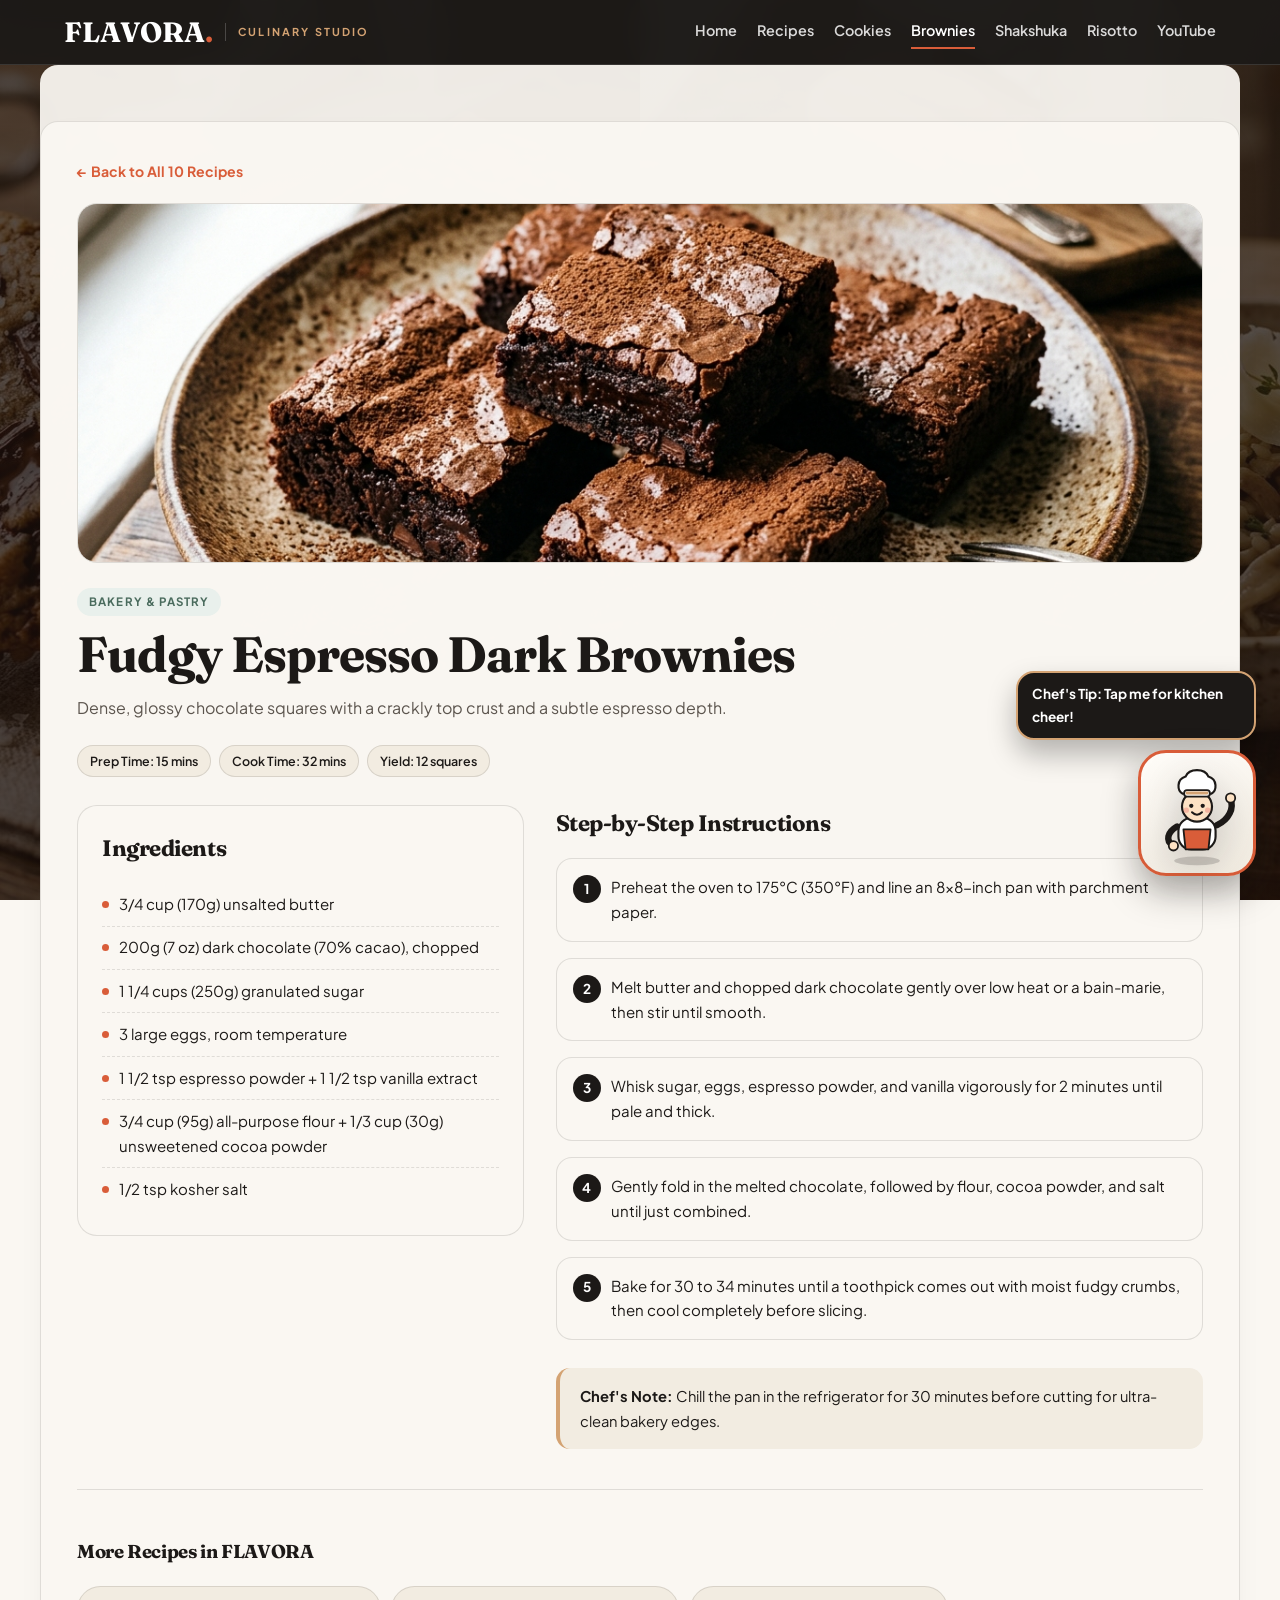
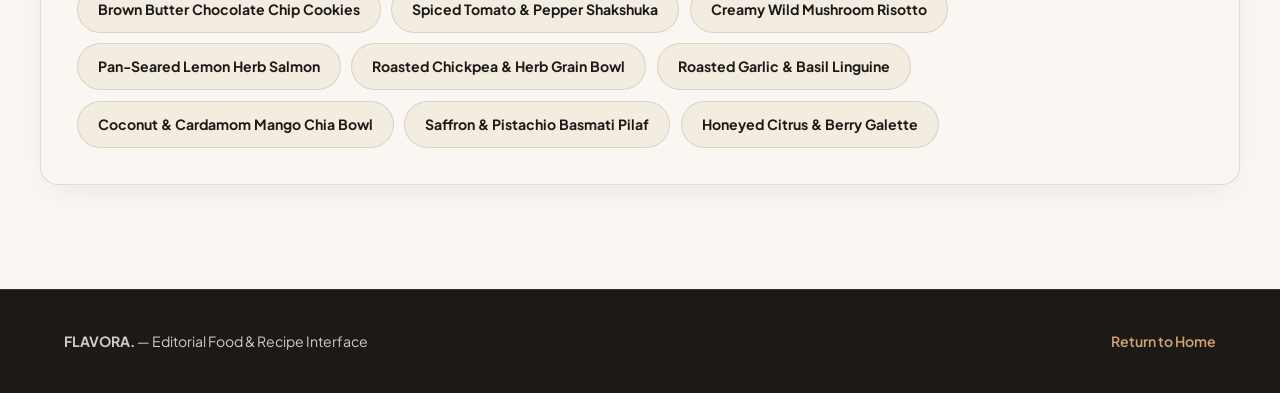
<file: recipes/brownies.html>
<!DOCTYPE html>
<html lang="en">
<head>
  <meta charset="UTF-8">
  <meta name="viewport" content="width=device-width, initial-scale=1.0">
  <title>Fudgy Espresso Dark Brownies — FLAVORA</title>
  <link rel="preconnect" href="https://fonts.googleapis.com">
  <link rel="preconnect" href="https://fonts.gstatic.com" crossorigin>
  <link href="https://fonts.googleapis.com/css2?family=Fraunces:ital,opsz,wght@0,9..144,500;0,9..144,700;1,9..144,400&family=Plus+Jakarta+Sans:wght@400;500;600;700&display=swap" rel="stylesheet">
  <link rel="stylesheet" href="../style.css">
</head>
<body>
  <header class="site-header">
    <div class="header-inner">
      <a href="../index.html" class="brand-wrap">
        <span class="brand-logo">FLAVORA<span>.</span></span>
        <span class="brand-tag">Culinary Studio</span>
      </a>
      <nav class="nav-links" aria-label="Main Navigation">
        <a href="../index.html">Home</a>
        <a href="../index.html#recipes-catalog">Recipes</a>
        <a href="cookies.html">Cookies</a>
        <a href="brownies.html" class="active">Brownies</a>
        <a href="shakshuka.html">Shakshuka</a>
        <a href="risotto.html">Risotto</a>
        <a href="../index.html#kitchen-music">YouTube</a>
      </nav>
    </div>
  </header>

  <main class="section-block container">
    <article class="detail-panel">
      <a href="../index.html#recipes-catalog" class="back-link">← Back to All 10 Recipes</a>
      <img src="../images/brownies.jpg" alt="Fudgy Espresso Dark Brownies" class="detail-banner-img">
      <span class="category-badge">Bakery & Pastry</span>
      <h1 class="detail-title">Fudgy Espresso Dark Brownies</h1>
      <p class="detail-lead">Dense, glossy chocolate squares with a crackly top crust and a subtle espresso depth.</p>

      <div class="meta-pills">
        <span class="meta-pill">Prep Time: 15 mins</span>
        <span class="meta-pill">Cook Time: 32 mins</span>
        <span class="meta-pill">Yield: 12 squares</span>
      </div>

      <div class="detail-grid">
        <aside class="ingredients-box">
          <h2>Ingredients</h2>
          <ul class="ingredients-list">
            <li>3/4 cup (170g) unsalted butter</li>
            <li>200g (7 oz) dark chocolate (70% cacao), chopped</li>
            <li>1 1/4 cups (250g) granulated sugar</li>
            <li>3 large eggs, room temperature</li>
            <li>1 1/2 tsp espresso powder + 1 1/2 tsp vanilla extract</li>
            <li>3/4 cup (95g) all-purpose flour + 1/3 cup (30g) unsweetened cocoa powder</li>
            <li>1/2 tsp kosher salt</li>
          </ul>
        </aside>

        <section class="steps-box">
          <h2>Step-by-Step Instructions</h2>
          <ol class="steps-list">
            <li>Preheat the oven to 175°C (350°F) and line an 8x8-inch pan with parchment paper.</li>
            <li>Melt butter and chopped dark chocolate gently over low heat or a bain-marie, then stir until smooth.</li>
            <li>Whisk sugar, eggs, espresso powder, and vanilla vigorously for 2 minutes until pale and thick.</li>
            <li>Gently fold in the melted chocolate, followed by flour, cocoa powder, and salt until just combined.</li>
            <li>Bake for 30 to 34 minutes until a toothpick comes out with moist fudgy crumbs, then cool completely before slicing.</li>
          </ol>

          <div class="chef-note">
            <strong>Chef's Note:</strong> Chill the pan in the refrigerator for 30 minutes before cutting for ultra-clean bakery edges.
          </div>
        </section>
      </div>

      <div class="related-bar">
        <h3>More Recipes in FLAVORA</h3>
        <div class="related-links">
            <a href="cookies.html" class="btn-secondary">Brown Butter Chocolate Chip Cookies</a>
            <a href="shakshuka.html" class="btn-secondary">Spiced Tomato & Pepper Shakshuka</a>
            <a href="risotto.html" class="btn-secondary">Creamy Wild Mushroom Risotto</a>
            <a href="lemon-herb-salmon.html" class="btn-secondary">Pan-Seared Lemon Herb Salmon</a>
            <a href="mediterranean-bowl.html" class="btn-secondary">Roasted Chickpea & Herb Grain Bowl</a>
            <a href="garlic-butter-pasta.html" class="btn-secondary">Roasted Garlic & Basil Linguine</a>
            <a href="mango-chia-pudding.html" class="btn-secondary">Coconut & Cardamom Mango Chia Bowl</a>
            <a href="saffron-herb-rice.html" class="btn-secondary">Saffron & Pistachio Basmati Pilaf</a>
            <a href="citrus-berry-tart.html" class="btn-secondary">Honeyed Citrus & Berry Galette</a>
        </div>
      </div>
    </article>
  </main>

  <footer class="site-footer">
    <div class="footer-inner">
      <span><strong>FLAVORA.</strong> — Editorial Food &amp; Recipe Interface</span>
      <span><a href="../index.html" style="color: #D4A373; text-decoration: none; font-weight: 600;">Return to Home</a></span>
    </div>
  </footer>

  <div class="chef-widget" aria-live="polite">
    <div id="chef-bubble" class="chef-bubble">Chef's Tip: Tap me for kitchen cheer!</div>
    <button type="button" class="chef-btn" onclick="cheerChef()" aria-label="Animated Chef Character">
      <svg id="chef-svg" class="chef-svg" viewBox="0 0 140 150" fill="none" xmlns="http://www.w3.org/2000/svg">
        <ellipse cx="70" cy="142" rx="32" ry="6" fill="#1C1917" fill-opacity="0.18"/>
        <g class="chef-wave-arm">
          <path d="M98 92 C115 84, 122 68, 117 56" stroke="#1C1917" stroke-width="9" stroke-linecap="round"/>
          <circle cx="117" cy="54" r="6.5" fill="#FDE2C4" stroke="#1C1917" stroke-width="2.5"/>
        </g>
        <path d="M42 94 C28 102, 26 114, 36 120" stroke="#1C1917" stroke-width="9" stroke-linecap="round"/>
        <circle cx="37" cy="121" r="6.5" fill="#FDE2C4" stroke="#1C1917" stroke-width="2.5"/>
        <rect x="44" y="82" width="52" height="44" rx="18" fill="#FFFFFF" stroke="#1C1917" stroke-width="3"/>
        <path d="M51 98 H89 L86 126 H54 L51 98 Z" fill="#D95D39" stroke="#1C1917" stroke-width="2.5" stroke-linejoin="round"/>
        <circle cx="70" cy="66" r="21" fill="#FDE2C4" stroke="#1C1917" stroke-width="3"/>
        <circle cx="55" cy="71" r="3.8" fill="#F29E8E" fill-opacity="0.65"/>
        <circle cx="85" cy="71" r="3.8" fill="#F29E8E" fill-opacity="0.65"/>
        <circle cx="62" cy="65" r="3" fill="#1C1917"/>
        <circle cx="78" cy="65" r="3" fill="#1C1917"/>
        <path d="M63 74 Q70 81 77 74" stroke="#1C1917" stroke-width="2.8" stroke-linecap="round" fill="none"/>
        <path d="M50 48 C42 44, 41 28, 54 24 C59 12, 81 12, 86 24 C99 28, 98 44, 90 48 Z" fill="#FFFFFF" stroke="#1C1917" stroke-width="3" stroke-linejoin="round"/>
        <rect x="52" y="43" width="36" height="9" rx="4" fill="#FAF7F2" stroke="#1C1917" stroke-width="2.5"/>
        <rect x="54" y="45" width="32" height="4" rx="2" fill="#D4A373"/>
      </svg>
    </button>
  </div>

  <script>
    function cheerChef() {
      const svg = document.getElementById('chef-svg');
      const bubble = document.getElementById('chef-bubble');
      if (!svg || !bubble) return;
      svg.classList.remove('cheering');
      void svg.offsetWidth;
      svg.classList.add('cheering');
      const messages = [
        "Bon appétit! Let's cook something great!",
        "Fresh ingredients make all the difference!",
        "Enjoy the music while you prep!"
      ];
      bubble.textContent = messages[Math.floor(Math.random() * messages.length)];
    }
  </script>
  
</body>
</html>
</file>
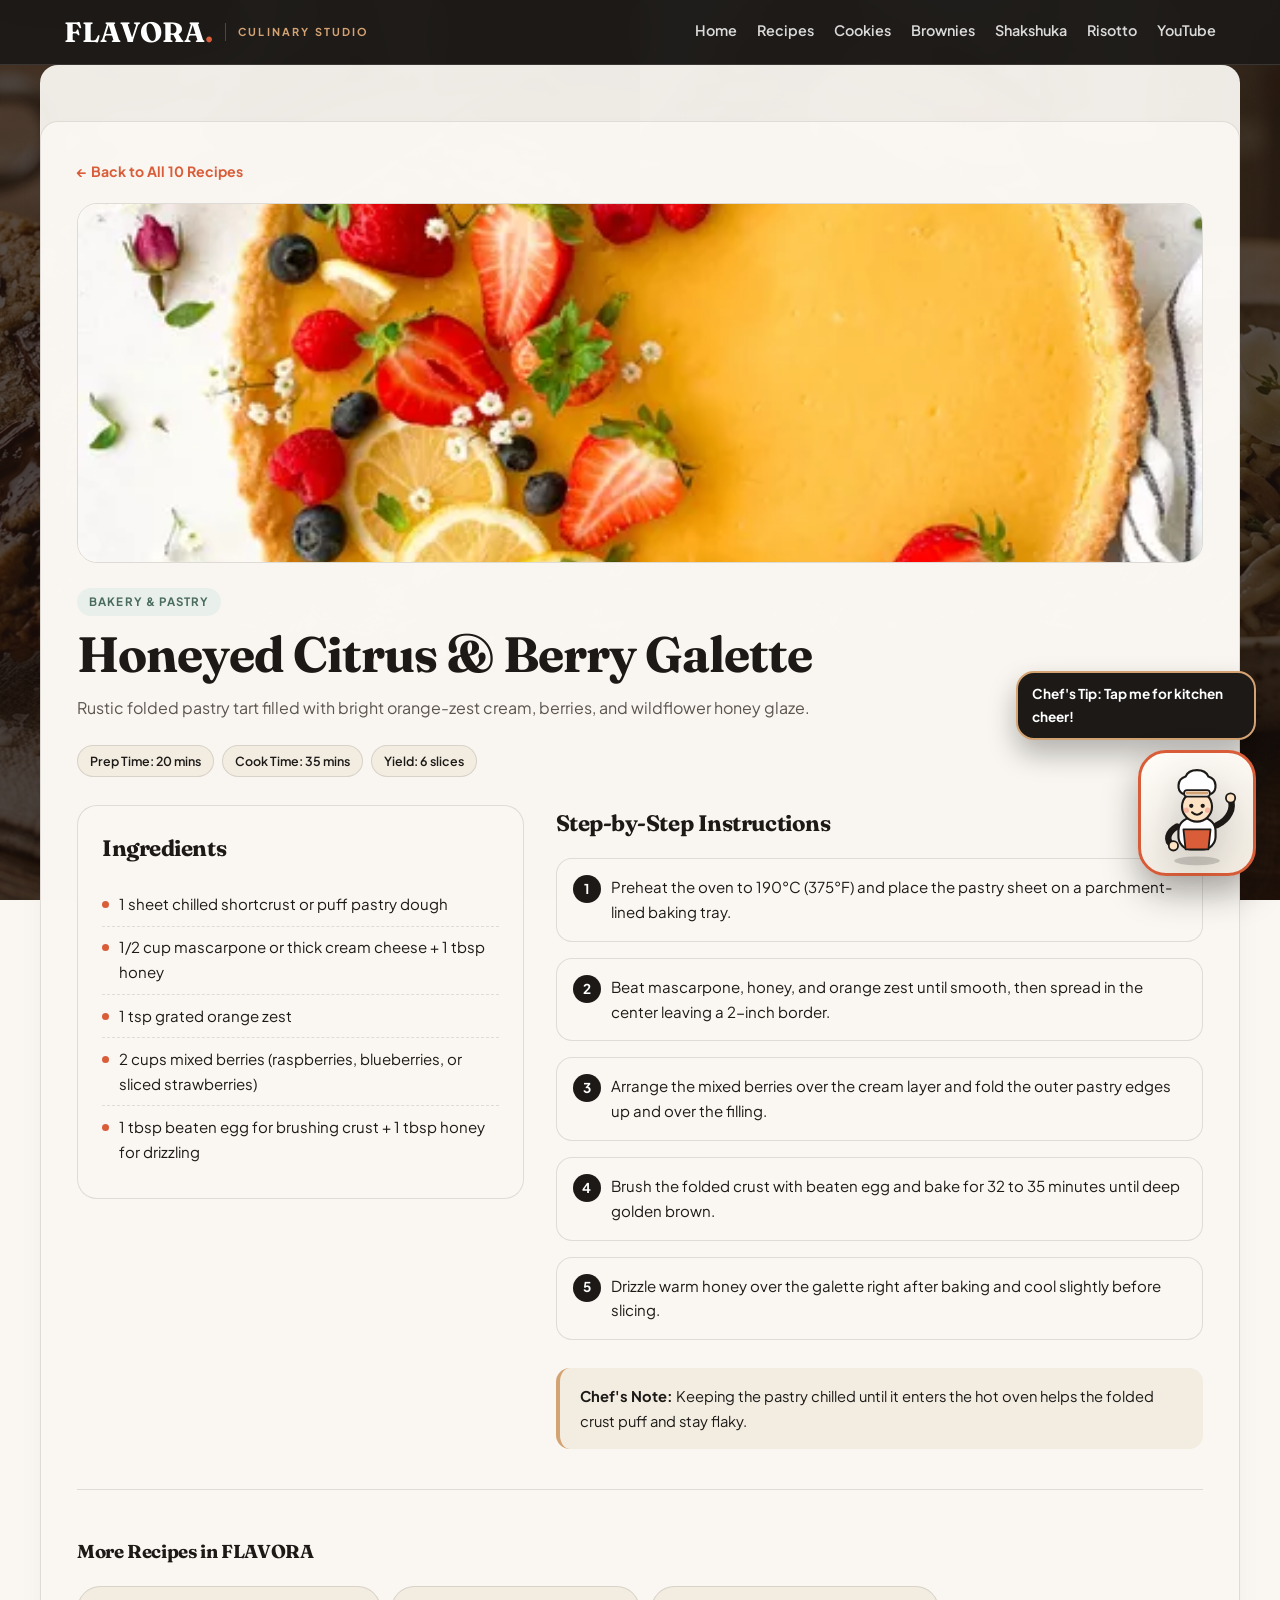
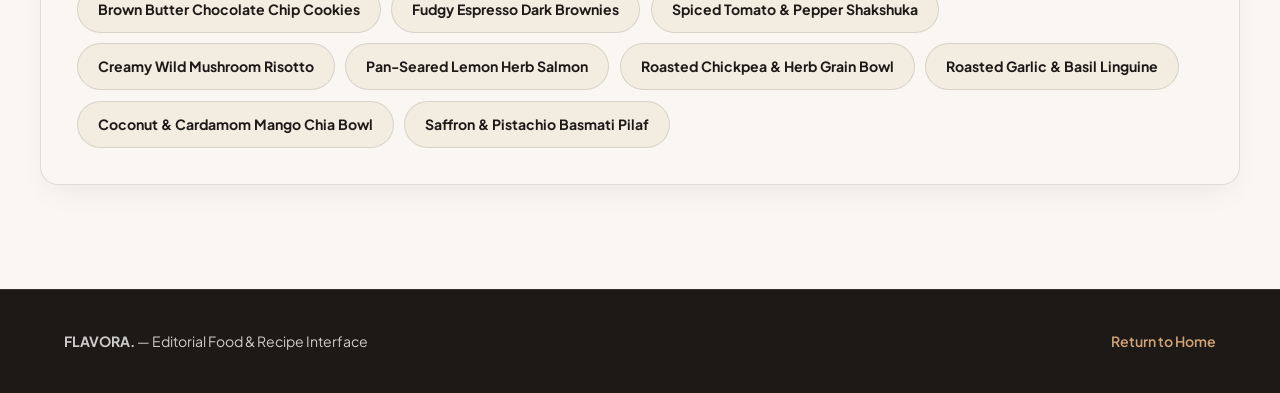
<file: recipes/citrus-berry-tart.html>
<!DOCTYPE html>
<html lang="en">
<head>
  <meta charset="UTF-8">
  <meta name="viewport" content="width=device-width, initial-scale=1.0">
  <title>Honeyed Citrus & Berry Galette — FLAVORA</title>
  <link rel="preconnect" href="https://fonts.googleapis.com">
  <link rel="preconnect" href="https://fonts.gstatic.com" crossorigin>
  <link href="https://fonts.googleapis.com/css2?family=Fraunces:ital,opsz,wght@0,9..144,500;0,9..144,700;1,9..144,400&family=Plus+Jakarta+Sans:wght@400;500;600;700&display=swap" rel="stylesheet">
  <link rel="stylesheet" href="../style.css">
</head>
<body>
  <header class="site-header">
    <div class="header-inner">
      <a href="../index.html" class="brand-wrap">
        <span class="brand-logo">FLAVORA<span>.</span></span>
        <span class="brand-tag">Culinary Studio</span>
      </a>
      <nav class="nav-links" aria-label="Main Navigation">
        <a href="../index.html">Home</a>
        <a href="../index.html#recipes-catalog">Recipes</a>
        <a href="cookies.html">Cookies</a>
        <a href="brownies.html">Brownies</a>
        <a href="shakshuka.html">Shakshuka</a>
        <a href="risotto.html">Risotto</a>
        <a href="../index.html#kitchen-music">YouTube</a>
      </nav>
    </div>
  </header>

  <main class="section-block container">
    <article class="detail-panel">
      <a href="../index.html#recipes-catalog" class="back-link">← Back to All 10 Recipes</a>
      <img src="https://piovariations.cdn.podravka.net/3f07a6e2-0136-11ed-896f-eaea39b3b83d/v/592e6f18-64bd-11eb-b39f-0242ac130010/480x480-592e7c06-64bd-11eb-9989-0242ac130010.webp" onerror="this.onerror=null;this.src='../images/citrus-berry-tart.png'" referrerpolicy="no-referrer" alt="Honeyed Citrus & Berry Galette" class="detail-banner-img">
      <span class="category-badge">Bakery & Pastry</span>
      <h1 class="detail-title">Honeyed Citrus & Berry Galette</h1>
      <p class="detail-lead">Rustic folded pastry tart filled with bright orange-zest cream, berries, and wildflower honey glaze.</p>

      <div class="meta-pills">
        <span class="meta-pill">Prep Time: 20 mins</span>
        <span class="meta-pill">Cook Time: 35 mins</span>
        <span class="meta-pill">Yield: 6 slices</span>
      </div>

      <div class="detail-grid">
        <aside class="ingredients-box">
          <h2>Ingredients</h2>
          <ul class="ingredients-list">
            <li>1 sheet chilled shortcrust or puff pastry dough</li>
            <li>1/2 cup mascarpone or thick cream cheese + 1 tbsp honey</li>
            <li>1 tsp grated orange zest</li>
            <li>2 cups mixed berries (raspberries, blueberries, or sliced strawberries)</li>
            <li>1 tbsp beaten egg for brushing crust + 1 tbsp honey for drizzling</li>
          </ul>
        </aside>

        <section class="steps-box">
          <h2>Step-by-Step Instructions</h2>
          <ol class="steps-list">
            <li>Preheat the oven to 190°C (375°F) and place the pastry sheet on a parchment-lined baking tray.</li>
            <li>Beat mascarpone, honey, and orange zest until smooth, then spread in the center leaving a 2-inch border.</li>
            <li>Arrange the mixed berries over the cream layer and fold the outer pastry edges up and over the filling.</li>
            <li>Brush the folded crust with beaten egg and bake for 32 to 35 minutes until deep golden brown.</li>
            <li>Drizzle warm honey over the galette right after baking and cool slightly before slicing.</li>
          </ol>

          <div class="chef-note">
            <strong>Chef's Note:</strong> Keeping the pastry chilled until it enters the hot oven helps the folded crust puff and stay flaky.
          </div>
        </section>
      </div>

      <div class="related-bar">
        <h3>More Recipes in FLAVORA</h3>
        <div class="related-links">
            <a href="cookies.html" class="btn-secondary">Brown Butter Chocolate Chip Cookies</a>
            <a href="brownies.html" class="btn-secondary">Fudgy Espresso Dark Brownies</a>
            <a href="shakshuka.html" class="btn-secondary">Spiced Tomato & Pepper Shakshuka</a>
            <a href="risotto.html" class="btn-secondary">Creamy Wild Mushroom Risotto</a>
            <a href="lemon-herb-salmon.html" class="btn-secondary">Pan-Seared Lemon Herb Salmon</a>
            <a href="mediterranean-bowl.html" class="btn-secondary">Roasted Chickpea & Herb Grain Bowl</a>
            <a href="garlic-butter-pasta.html" class="btn-secondary">Roasted Garlic & Basil Linguine</a>
            <a href="mango-chia-pudding.html" class="btn-secondary">Coconut & Cardamom Mango Chia Bowl</a>
            <a href="saffron-herb-rice.html" class="btn-secondary">Saffron & Pistachio Basmati Pilaf</a>
        </div>
      </div>
    </article>
  </main>

  <footer class="site-footer">
    <div class="footer-inner">
      <span><strong>FLAVORA.</strong> — Editorial Food &amp; Recipe Interface</span>
      <span><a href="../index.html" style="color: #D4A373; text-decoration: none; font-weight: 600;">Return to Home</a></span>
    </div>
  </footer>

  <div class="chef-widget" aria-live="polite">
    <div id="chef-bubble" class="chef-bubble">Chef's Tip: Tap me for kitchen cheer!</div>
    <button type="button" class="chef-btn" onclick="cheerChef()" aria-label="Animated Chef Character">
      <svg id="chef-svg" class="chef-svg" viewBox="0 0 140 150" fill="none" xmlns="http://www.w3.org/2000/svg">
        <ellipse cx="70" cy="142" rx="32" ry="6" fill="#1C1917" fill-opacity="0.18"/>
        <g class="chef-wave-arm">
          <path d="M98 92 C115 84, 122 68, 117 56" stroke="#1C1917" stroke-width="9" stroke-linecap="round"/>
          <circle cx="117" cy="54" r="6.5" fill="#FDE2C4" stroke="#1C1917" stroke-width="2.5"/>
        </g>
        <path d="M42 94 C28 102, 26 114, 36 120" stroke="#1C1917" stroke-width="9" stroke-linecap="round"/>
        <circle cx="37" cy="121" r="6.5" fill="#FDE2C4" stroke="#1C1917" stroke-width="2.5"/>
        <rect x="44" y="82" width="52" height="44" rx="18" fill="#FFFFFF" stroke="#1C1917" stroke-width="3"/>
        <path d="M51 98 H89 L86 126 H54 L51 98 Z" fill="#D95D39" stroke="#1C1917" stroke-width="2.5" stroke-linejoin="round"/>
        <circle cx="70" cy="66" r="21" fill="#FDE2C4" stroke="#1C1917" stroke-width="3"/>
        <circle cx="55" cy="71" r="3.8" fill="#F29E8E" fill-opacity="0.65"/>
        <circle cx="85" cy="71" r="3.8" fill="#F29E8E" fill-opacity="0.65"/>
        <circle cx="62" cy="65" r="3" fill="#1C1917"/>
        <circle cx="78" cy="65" r="3" fill="#1C1917"/>
        <path d="M63 74 Q70 81 77 74" stroke="#1C1917" stroke-width="2.8" stroke-linecap="round" fill="none"/>
        <path d="M50 48 C42 44, 41 28, 54 24 C59 12, 81 12, 86 24 C99 28, 98 44, 90 48 Z" fill="#FFFFFF" stroke="#1C1917" stroke-width="3" stroke-linejoin="round"/>
        <rect x="52" y="43" width="36" height="9" rx="4" fill="#FAF7F2" stroke="#1C1917" stroke-width="2.5"/>
        <rect x="54" y="45" width="32" height="4" rx="2" fill="#D4A373"/>
      </svg>
    </button>
  </div>

  <script>
    function cheerChef() {
      const svg = document.getElementById('chef-svg');
      const bubble = document.getElementById('chef-bubble');
      if (!svg || !bubble) return;
      svg.classList.remove('cheering');
      void svg.offsetWidth;
      svg.classList.add('cheering');
      const messages = [
        "Bon appétit! Let's cook something great!",
        "Fresh ingredients make all the difference!",
        "Enjoy the music while you prep!"
      ];
      bubble.textContent = messages[Math.floor(Math.random() * messages.length)];
    }
  </script>
</body>
</html>
</file>
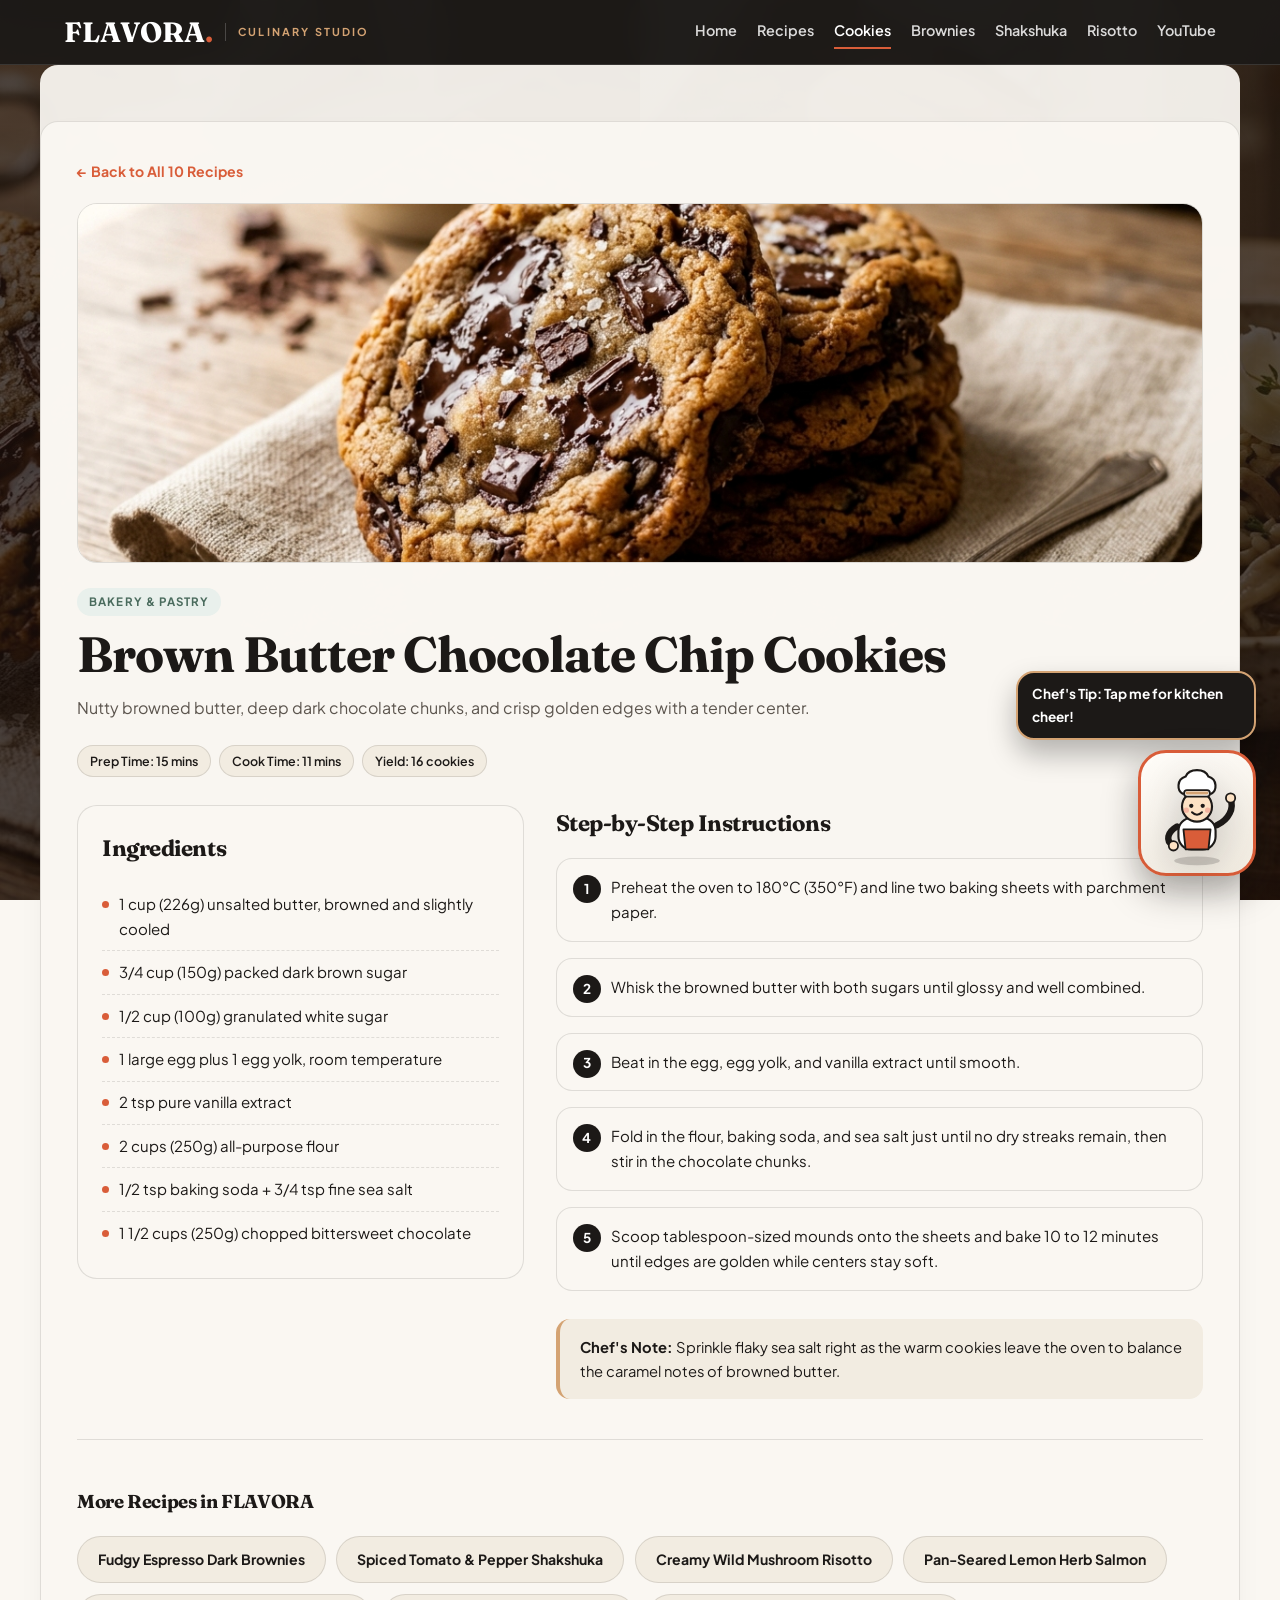
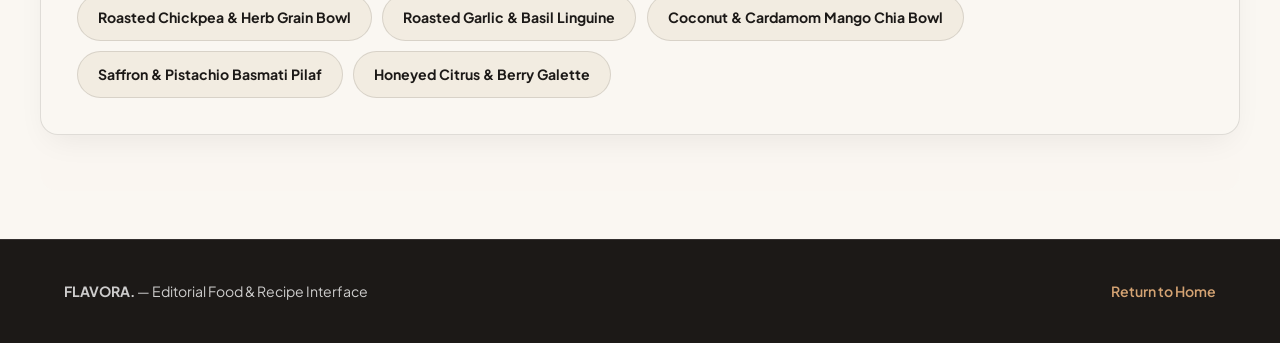
<file: recipes/cookies.html>
<!DOCTYPE html>
<html lang="en">
<head>
  <meta charset="UTF-8">
  <meta name="viewport" content="width=device-width, initial-scale=1.0">
  <title>Brown Butter Chocolate Chip Cookies — FLAVORA</title>
  <link rel="preconnect" href="https://fonts.googleapis.com">
  <link rel="preconnect" href="https://fonts.gstatic.com" crossorigin>
  <link href="https://fonts.googleapis.com/css2?family=Fraunces:ital,opsz,wght@0,9..144,500;0,9..144,700;1,9..144,400&family=Plus+Jakarta+Sans:wght@400;500;600;700&display=swap" rel="stylesheet">
  <link rel="stylesheet" href="../style.css">
</head>
<body>
  <header class="site-header">
    <div class="header-inner">
      <a href="../index.html" class="brand-wrap">
        <span class="brand-logo">FLAVORA<span>.</span></span>
        <span class="brand-tag">Culinary Studio</span>
      </a>
      <nav class="nav-links" aria-label="Main Navigation">
        <a href="../index.html">Home</a>
        <a href="../index.html#recipes-catalog">Recipes</a>
        <a href="cookies.html" class="active">Cookies</a>
        <a href="brownies.html">Brownies</a>
        <a href="shakshuka.html">Shakshuka</a>
        <a href="risotto.html">Risotto</a>
        <a href="../index.html#kitchen-music">YouTube</a>
      </nav>
    </div>
  </header>

  <main class="section-block container">
    <article class="detail-panel">
      <a href="../index.html#recipes-catalog" class="back-link">← Back to All 10 Recipes</a>
      <img src="../images/cookies.jpg" alt="Brown Butter Chocolate Chip Cookies" class="detail-banner-img">
      <span class="category-badge">Bakery & Pastry</span>
      <h1 class="detail-title">Brown Butter Chocolate Chip Cookies</h1>
      <p class="detail-lead">Nutty browned butter, deep dark chocolate chunks, and crisp golden edges with a tender center.</p>

      <div class="meta-pills">
        <span class="meta-pill">Prep Time: 15 mins</span>
        <span class="meta-pill">Cook Time: 11 mins</span>
        <span class="meta-pill">Yield: 16 cookies</span>
      </div>

      <div class="detail-grid">
        <aside class="ingredients-box">
          <h2>Ingredients</h2>
          <ul class="ingredients-list">
            <li>1 cup (226g) unsalted butter, browned and slightly cooled</li>
            <li>3/4 cup (150g) packed dark brown sugar</li>
            <li>1/2 cup (100g) granulated white sugar</li>
            <li>1 large egg plus 1 egg yolk, room temperature</li>
            <li>2 tsp pure vanilla extract</li>
            <li>2 cups (250g) all-purpose flour</li>
            <li>1/2 tsp baking soda + 3/4 tsp fine sea salt</li>
            <li>1 1/2 cups (250g) chopped bittersweet chocolate</li>
          </ul>
        </aside>

        <section class="steps-box">
          <h2>Step-by-Step Instructions</h2>
          <ol class="steps-list">
            <li>Preheat the oven to 180°C (350°F) and line two baking sheets with parchment paper.</li>
            <li>Whisk the browned butter with both sugars until glossy and well combined.</li>
            <li>Beat in the egg, egg yolk, and vanilla extract until smooth.</li>
            <li>Fold in the flour, baking soda, and sea salt just until no dry streaks remain, then stir in the chocolate chunks.</li>
            <li>Scoop tablespoon-sized mounds onto the sheets and bake 10 to 12 minutes until edges are golden while centers stay soft.</li>
          </ol>

          <div class="chef-note">
            <strong>Chef's Note:</strong> Sprinkle flaky sea salt right as the warm cookies leave the oven to balance the caramel notes of browned butter.
          </div>
        </section>
      </div>

      <div class="related-bar">
        <h3>More Recipes in FLAVORA</h3>
        <div class="related-links">
            <a href="brownies.html" class="btn-secondary">Fudgy Espresso Dark Brownies</a>
            <a href="shakshuka.html" class="btn-secondary">Spiced Tomato & Pepper Shakshuka</a>
            <a href="risotto.html" class="btn-secondary">Creamy Wild Mushroom Risotto</a>
            <a href="lemon-herb-salmon.html" class="btn-secondary">Pan-Seared Lemon Herb Salmon</a>
            <a href="mediterranean-bowl.html" class="btn-secondary">Roasted Chickpea & Herb Grain Bowl</a>
            <a href="garlic-butter-pasta.html" class="btn-secondary">Roasted Garlic & Basil Linguine</a>
            <a href="mango-chia-pudding.html" class="btn-secondary">Coconut & Cardamom Mango Chia Bowl</a>
            <a href="saffron-herb-rice.html" class="btn-secondary">Saffron & Pistachio Basmati Pilaf</a>
            <a href="citrus-berry-tart.html" class="btn-secondary">Honeyed Citrus & Berry Galette</a>
        </div>
      </div>
    </article>
  </main>

  <footer class="site-footer">
    <div class="footer-inner">
      <span><strong>FLAVORA.</strong> — Editorial Food &amp; Recipe Interface</span>
      <span><a href="../index.html" style="color: #D4A373; text-decoration: none; font-weight: 600;">Return to Home</a></span>
    </div>
  </footer>

  <div class="chef-widget" aria-live="polite">
    <div id="chef-bubble" class="chef-bubble">Chef's Tip: Tap me for kitchen cheer!</div>
    <button type="button" class="chef-btn" onclick="cheerChef()" aria-label="Animated Chef Character">
      <svg id="chef-svg" class="chef-svg" viewBox="0 0 140 150" fill="none" xmlns="http://www.w3.org/2000/svg">
        <ellipse cx="70" cy="142" rx="32" ry="6" fill="#1C1917" fill-opacity="0.18"/>
        <g class="chef-wave-arm">
          <path d="M98 92 C115 84, 122 68, 117 56" stroke="#1C1917" stroke-width="9" stroke-linecap="round"/>
          <circle cx="117" cy="54" r="6.5" fill="#FDE2C4" stroke="#1C1917" stroke-width="2.5"/>
        </g>
        <path d="M42 94 C28 102, 26 114, 36 120" stroke="#1C1917" stroke-width="9" stroke-linecap="round"/>
        <circle cx="37" cy="121" r="6.5" fill="#FDE2C4" stroke="#1C1917" stroke-width="2.5"/>
        <rect x="44" y="82" width="52" height="44" rx="18" fill="#FFFFFF" stroke="#1C1917" stroke-width="3"/>
        <path d="M51 98 H89 L86 126 H54 L51 98 Z" fill="#D95D39" stroke="#1C1917" stroke-width="2.5" stroke-linejoin="round"/>
        <circle cx="70" cy="66" r="21" fill="#FDE2C4" stroke="#1C1917" stroke-width="3"/>
        <circle cx="55" cy="71" r="3.8" fill="#F29E8E" fill-opacity="0.65"/>
        <circle cx="85" cy="71" r="3.8" fill="#F29E8E" fill-opacity="0.65"/>
        <circle cx="62" cy="65" r="3" fill="#1C1917"/>
        <circle cx="78" cy="65" r="3" fill="#1C1917"/>
        <path d="M63 74 Q70 81 77 74" stroke="#1C1917" stroke-width="2.8" stroke-linecap="round" fill="none"/>
        <path d="M50 48 C42 44, 41 28, 54 24 C59 12, 81 12, 86 24 C99 28, 98 44, 90 48 Z" fill="#FFFFFF" stroke="#1C1917" stroke-width="3" stroke-linejoin="round"/>
        <rect x="52" y="43" width="36" height="9" rx="4" fill="#FAF7F2" stroke="#1C1917" stroke-width="2.5"/>
        <rect x="54" y="45" width="32" height="4" rx="2" fill="#D4A373"/>
      </svg>
    </button>
  </div>

  <script>
    function cheerChef() {
      const svg = document.getElementById('chef-svg');
      const bubble = document.getElementById('chef-bubble');
      if (!svg || !bubble) return;
      svg.classList.remove('cheering');
      void svg.offsetWidth;
      svg.classList.add('cheering');
      const messages = [
        "Bon appétit! Let's cook something great!",
        "Fresh ingredients make all the difference!",
        "Enjoy the music while you prep!"
      ];
      bubble.textContent = messages[Math.floor(Math.random() * messages.length)];
    }
  </script>
</body>
</html>
</file>
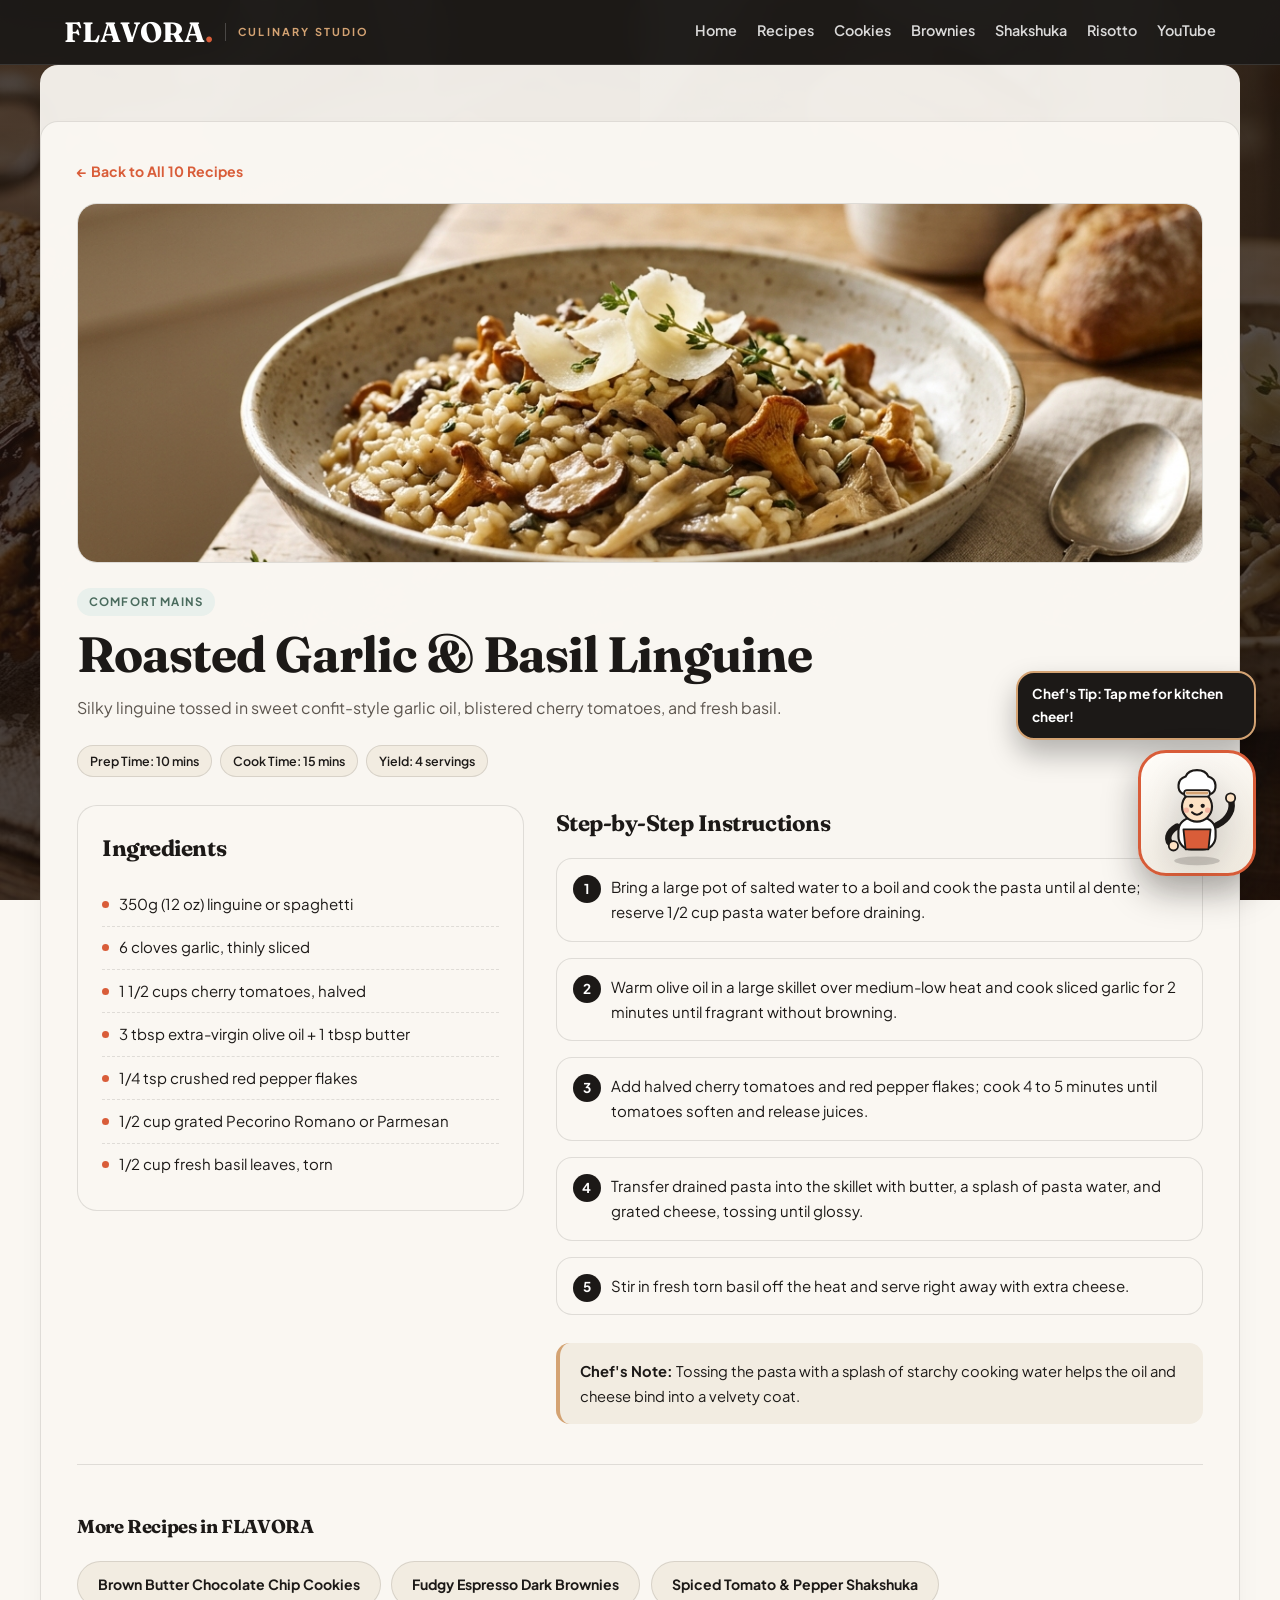
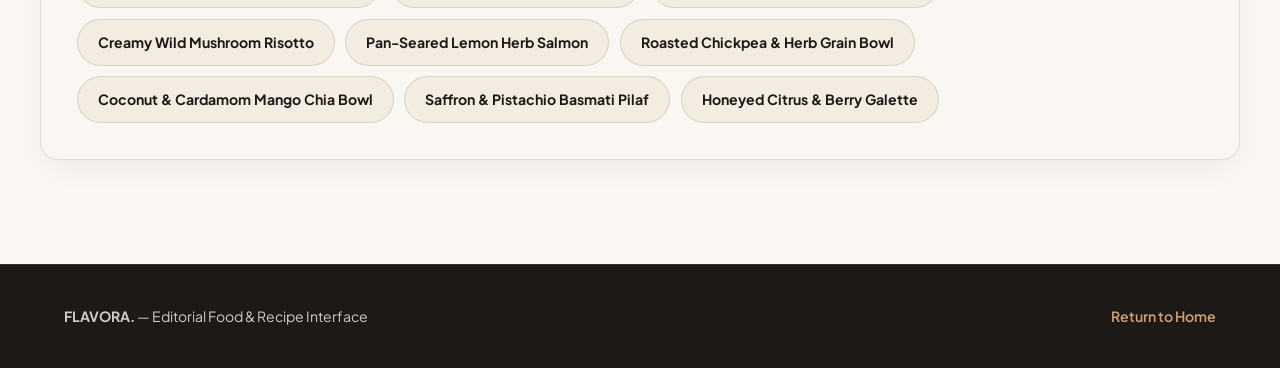
<file: recipes/garlic-butter-pasta.html>
<!DOCTYPE html>
<html lang="en">
<head>
  <meta charset="UTF-8">
  <meta name="viewport" content="width=device-width, initial-scale=1.0">
  <title>Roasted Garlic & Basil Linguine — FLAVORA</title>
  <link rel="preconnect" href="https://fonts.googleapis.com">
  <link rel="preconnect" href="https://fonts.gstatic.com" crossorigin>
  <link href="https://fonts.googleapis.com/css2?family=Fraunces:ital,opsz,wght@0,9..144,500;0,9..144,700;1,9..144,400&family=Plus+Jakarta+Sans:wght@400;500;600;700&display=swap" rel="stylesheet">
  <link rel="stylesheet" href="../style.css">
</head>
<body>
  <header class="site-header">
    <div class="header-inner">
      <a href="../index.html" class="brand-wrap">
        <span class="brand-logo">FLAVORA<span>.</span></span>
        <span class="brand-tag">Culinary Studio</span>
      </a>
      <nav class="nav-links" aria-label="Main Navigation">
        <a href="../index.html">Home</a>
        <a href="../index.html#recipes-catalog">Recipes</a>
        <a href="cookies.html">Cookies</a>
        <a href="brownies.html">Brownies</a>
        <a href="shakshuka.html">Shakshuka</a>
        <a href="risotto.html">Risotto</a>
        <a href="../index.html#kitchen-music">YouTube</a>
      </nav>
    </div>
  </header>

  <main class="section-block container">
    <article class="detail-panel">
      <a href="../index.html#recipes-catalog" class="back-link">← Back to All 10 Recipes</a>
      <img src="../images/garlic-butter-pasta.jpg" alt="Roasted Garlic & Basil Linguine" class="detail-banner-img">
      <span class="category-badge">Comfort Mains</span>
      <h1 class="detail-title">Roasted Garlic & Basil Linguine</h1>
      <p class="detail-lead">Silky linguine tossed in sweet confit-style garlic oil, blistered cherry tomatoes, and fresh basil.</p>

      <div class="meta-pills">
        <span class="meta-pill">Prep Time: 10 mins</span>
        <span class="meta-pill">Cook Time: 15 mins</span>
        <span class="meta-pill">Yield: 4 servings</span>
      </div>

      <div class="detail-grid">
        <aside class="ingredients-box">
          <h2>Ingredients</h2>
          <ul class="ingredients-list">
            <li>350g (12 oz) linguine or spaghetti</li>
            <li>6 cloves garlic, thinly sliced</li>
            <li>1 1/2 cups cherry tomatoes, halved</li>
            <li>3 tbsp extra-virgin olive oil + 1 tbsp butter</li>
            <li>1/4 tsp crushed red pepper flakes</li>
            <li>1/2 cup grated Pecorino Romano or Parmesan</li>
            <li>1/2 cup fresh basil leaves, torn</li>
          </ul>
        </aside>

        <section class="steps-box">
          <h2>Step-by-Step Instructions</h2>
          <ol class="steps-list">
            <li>Bring a large pot of salted water to a boil and cook the pasta until al dente; reserve 1/2 cup pasta water before draining.</li>
            <li>Warm olive oil in a large skillet over medium-low heat and cook sliced garlic for 2 minutes until fragrant without browning.</li>
            <li>Add halved cherry tomatoes and red pepper flakes; cook 4 to 5 minutes until tomatoes soften and release juices.</li>
            <li>Transfer drained pasta into the skillet with butter, a splash of pasta water, and grated cheese, tossing until glossy.</li>
            <li>Stir in fresh torn basil off the heat and serve right away with extra cheese.</li>
          </ol>

          <div class="chef-note">
            <strong>Chef's Note:</strong> Tossing the pasta with a splash of starchy cooking water helps the oil and cheese bind into a velvety coat.
          </div>
        </section>
      </div>

      <div class="related-bar">
        <h3>More Recipes in FLAVORA</h3>
        <div class="related-links">
            <a href="cookies.html" class="btn-secondary">Brown Butter Chocolate Chip Cookies</a>
            <a href="brownies.html" class="btn-secondary">Fudgy Espresso Dark Brownies</a>
            <a href="shakshuka.html" class="btn-secondary">Spiced Tomato & Pepper Shakshuka</a>
            <a href="risotto.html" class="btn-secondary">Creamy Wild Mushroom Risotto</a>
            <a href="lemon-herb-salmon.html" class="btn-secondary">Pan-Seared Lemon Herb Salmon</a>
            <a href="mediterranean-bowl.html" class="btn-secondary">Roasted Chickpea & Herb Grain Bowl</a>
            <a href="mango-chia-pudding.html" class="btn-secondary">Coconut & Cardamom Mango Chia Bowl</a>
            <a href="saffron-herb-rice.html" class="btn-secondary">Saffron & Pistachio Basmati Pilaf</a>
            <a href="citrus-berry-tart.html" class="btn-secondary">Honeyed Citrus & Berry Galette</a>
        </div>
      </div>
    </article>
  </main>

  <footer class="site-footer">
    <div class="footer-inner">
      <span><strong>FLAVORA.</strong> — Editorial Food &amp; Recipe Interface</span>
      <span><a href="../index.html" style="color: #D4A373; text-decoration: none; font-weight: 600;">Return to Home</a></span>
    </div>
  </footer>

  <div class="chef-widget" aria-live="polite">
    <div id="chef-bubble" class="chef-bubble">Chef's Tip: Tap me for kitchen cheer!</div>
    <button type="button" class="chef-btn" onclick="cheerChef()" aria-label="Animated Chef Character">
      <svg id="chef-svg" class="chef-svg" viewBox="0 0 140 150" fill="none" xmlns="http://www.w3.org/2000/svg">
        <ellipse cx="70" cy="142" rx="32" ry="6" fill="#1C1917" fill-opacity="0.18"/>
        <g class="chef-wave-arm">
          <path d="M98 92 C115 84, 122 68, 117 56" stroke="#1C1917" stroke-width="9" stroke-linecap="round"/>
          <circle cx="117" cy="54" r="6.5" fill="#FDE2C4" stroke="#1C1917" stroke-width="2.5"/>
        </g>
        <path d="M42 94 C28 102, 26 114, 36 120" stroke="#1C1917" stroke-width="9" stroke-linecap="round"/>
        <circle cx="37" cy="121" r="6.5" fill="#FDE2C4" stroke="#1C1917" stroke-width="2.5"/>
        <rect x="44" y="82" width="52" height="44" rx="18" fill="#FFFFFF" stroke="#1C1917" stroke-width="3"/>
        <path d="M51 98 H89 L86 126 H54 L51 98 Z" fill="#D95D39" stroke="#1C1917" stroke-width="2.5" stroke-linejoin="round"/>
        <circle cx="70" cy="66" r="21" fill="#FDE2C4" stroke="#1C1917" stroke-width="3"/>
        <circle cx="55" cy="71" r="3.8" fill="#F29E8E" fill-opacity="0.65"/>
        <circle cx="85" cy="71" r="3.8" fill="#F29E8E" fill-opacity="0.65"/>
        <circle cx="62" cy="65" r="3" fill="#1C1917"/>
        <circle cx="78" cy="65" r="3" fill="#1C1917"/>
        <path d="M63 74 Q70 81 77 74" stroke="#1C1917" stroke-width="2.8" stroke-linecap="round" fill="none"/>
        <path d="M50 48 C42 44, 41 28, 54 24 C59 12, 81 12, 86 24 C99 28, 98 44, 90 48 Z" fill="#FFFFFF" stroke="#1C1917" stroke-width="3" stroke-linejoin="round"/>
        <rect x="52" y="43" width="36" height="9" rx="4" fill="#FAF7F2" stroke="#1C1917" stroke-width="2.5"/>
        <rect x="54" y="45" width="32" height="4" rx="2" fill="#D4A373"/>
      </svg>
    </button>
  </div>

  <script>
    function cheerChef() {
      const svg = document.getElementById('chef-svg');
      const bubble = document.getElementById('chef-bubble');
      if (!svg || !bubble) return;
      svg.classList.remove('cheering');
      void svg.offsetWidth;
      svg.classList.add('cheering');
      const messages = [
        "Bon appétit! Let's cook something great!",
        "Fresh ingredients make all the difference!",
        "Enjoy the music while you prep!"
      ];
      bubble.textContent = messages[Math.floor(Math.random() * messages.length)];
    }
  </script>
</body>
</html>
</file>
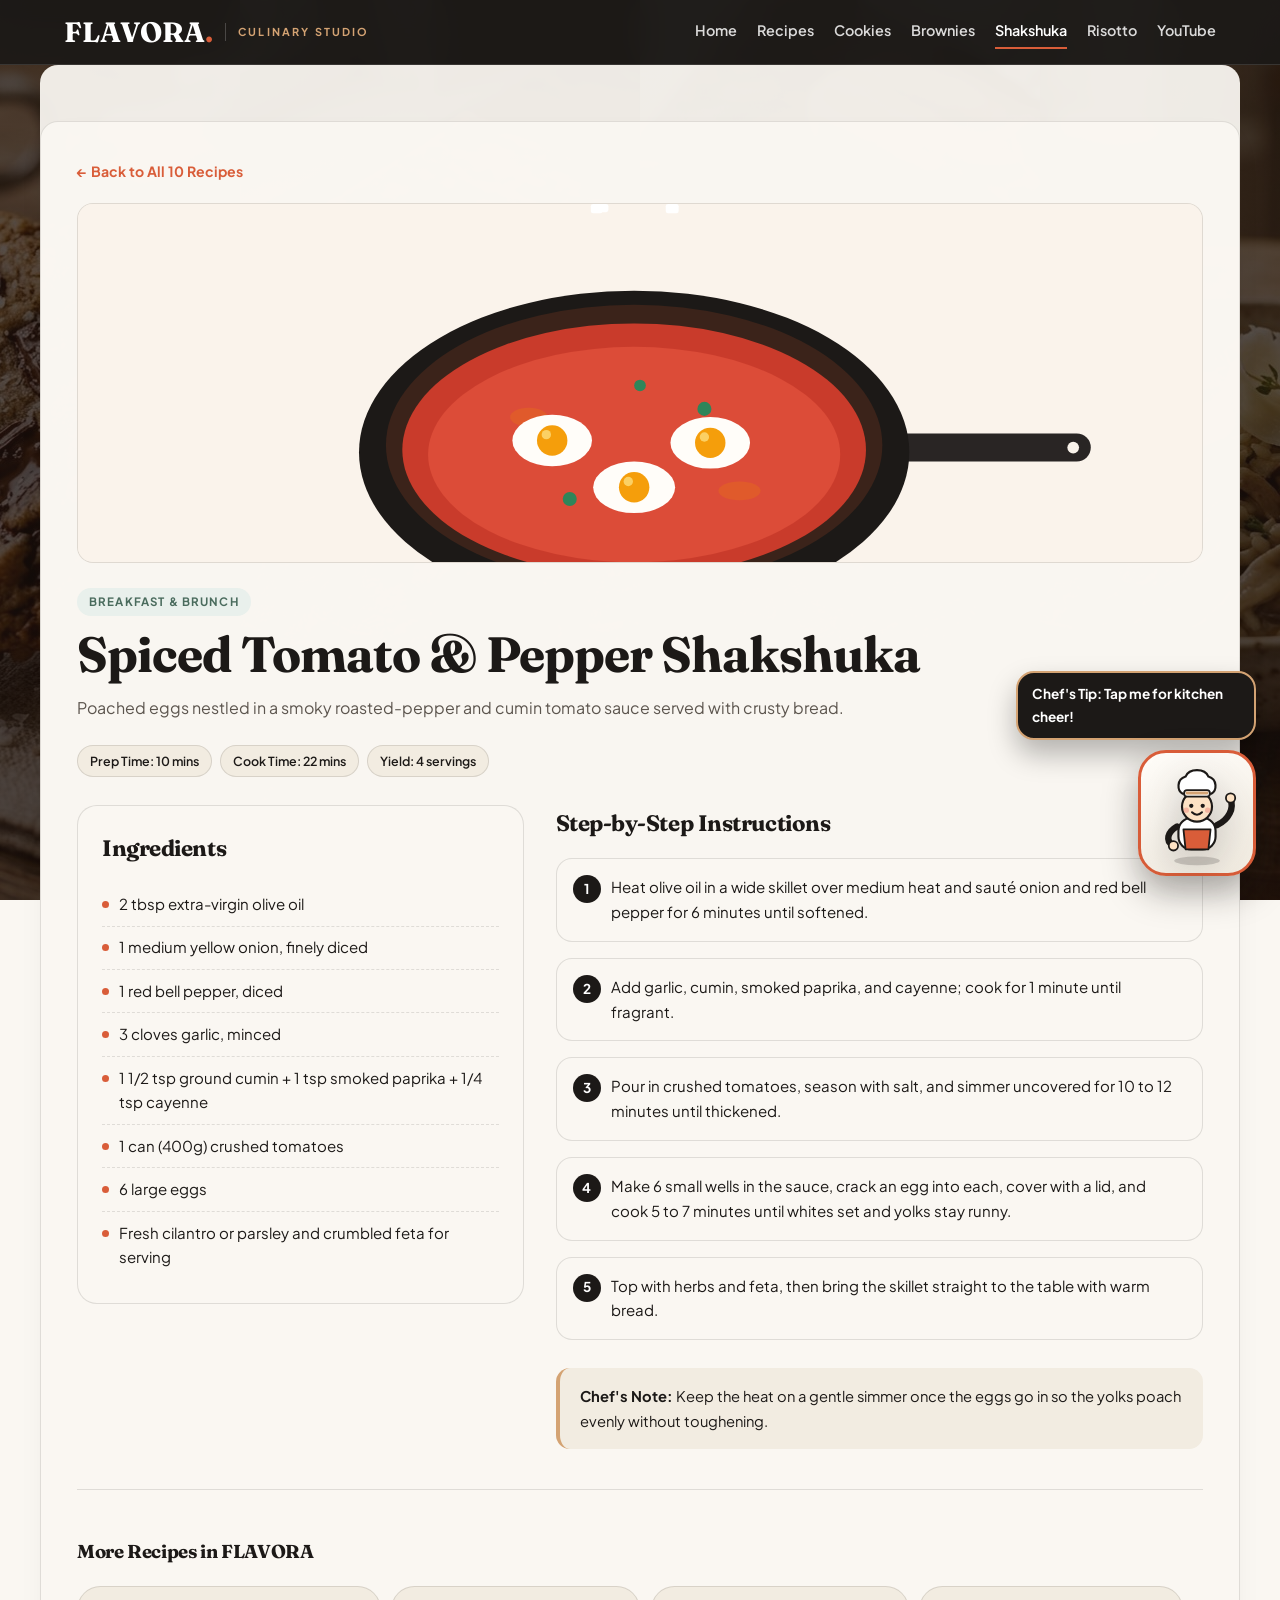
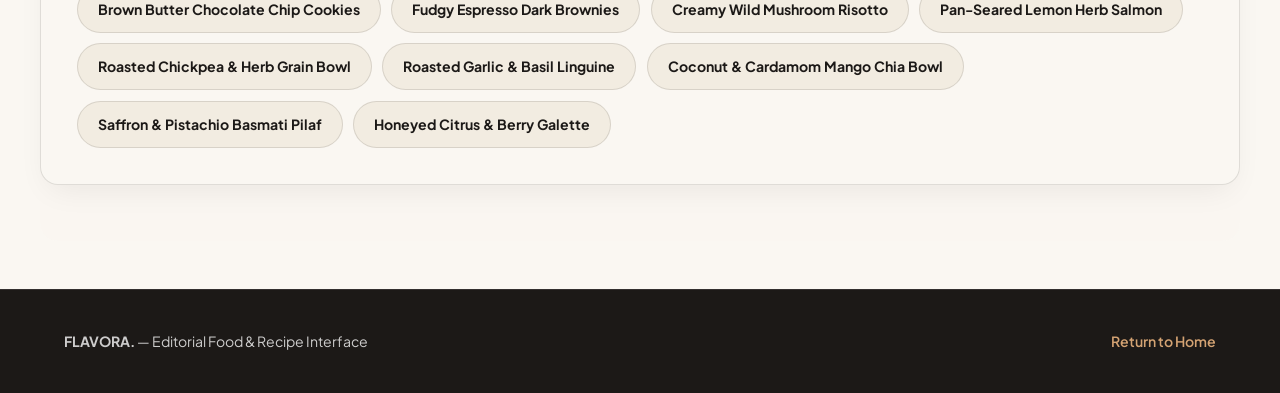
<file: recipes/shakshuka.html>
<!DOCTYPE html>
<html lang="en">
<head>
  <meta charset="UTF-8">
  <meta name="viewport" content="width=device-width, initial-scale=1.0">
  <title>Spiced Tomato & Pepper Shakshuka — FLAVORA</title>
  <link rel="preconnect" href="https://fonts.googleapis.com">
  <link rel="preconnect" href="https://fonts.gstatic.com" crossorigin>
  <link href="https://fonts.googleapis.com/css2?family=Fraunces:ital,opsz,wght@0,9..144,500;0,9..144,700;1,9..144,400&family=Plus+Jakarta+Sans:wght@400;500;600;700&display=swap" rel="stylesheet">
  <link rel="stylesheet" href="../style.css">
</head>
<body>
  <header class="site-header">
    <div class="header-inner">
      <a href="../index.html" class="brand-wrap">
        <span class="brand-logo">FLAVORA<span>.</span></span>
        <span class="brand-tag">Culinary Studio</span>
      </a>
      <nav class="nav-links" aria-label="Main Navigation">
        <a href="../index.html">Home</a>
        <a href="../index.html#recipes-catalog">Recipes</a>
        <a href="cookies.html">Cookies</a>
        <a href="brownies.html">Brownies</a>
        <a href="shakshuka.html" class="active">Shakshuka</a>
        <a href="risotto.html">Risotto</a>
        <a href="../index.html#kitchen-music">YouTube</a>
      </nav>
    </div>
  </header>

  <main class="section-block container">
    <article class="detail-panel">
      <a href="../index.html#recipes-catalog" class="back-link">← Back to All 10 Recipes</a>

      <div class="detail-banner-img" role="img" aria-label="Spiced Tomato & Pepper Shakshuka" style="overflow: hidden; border-radius: 16px; background: #FAF3EB;">
        <svg viewBox="0 0 960 420" width="100%" height="100%" xmlns="http://www.w3.org/2000/svg" style="display: block;">
          <rect width="960" height="420" fill="#FAF3EB"/>
          <ellipse cx="480" cy="365" rx="310" ry="26" fill="#1C1917" fill-opacity="0.12"/>
          <!-- Skillet handle -->
          <rect x="690" y="196" width="175" height="24" rx="12" fill="#292524"/>
          <circle cx="850" cy="208" r="5" fill="#FAF3EB"/>
          <!-- Cast iron skillet -->
          <ellipse cx="475" cy="212" rx="235" ry="138" fill="#1C1917"/>
          <ellipse cx="475" cy="206" rx="212" ry="120" fill="#3B231A"/>
          <!-- Tomato sauce -->
          <ellipse cx="475" cy="210" rx="198" ry="108" fill="#C93B2B"/>
          <ellipse cx="475" cy="214" rx="176" ry="92" fill="#DC4C38"/>
          <!-- Pepper & herbs -->
          <ellipse cx="385" cy="182" rx="16" ry="8" fill="#E05A2B"/>
          <ellipse cx="565" cy="245" rx="18" ry="8" fill="#E05A2B"/>
          <circle cx="420" cy="252" r="6" fill="#2F855A"/>
          <circle cx="535" cy="175" r="6" fill="#2F855A"/>
          <circle cx="480" cy="155" r="5" fill="#2F855A"/>
          <!-- Eggs -->
          <ellipse cx="405" cy="202" rx="34" ry="22" fill="#FFFDF9"/>
          <circle cx="405" cy="202" r="13" fill="#F59E0B"/>
          <circle cx="400" cy="197" r="4" fill="#FDE68A" fill-opacity="0.7"/>

          <ellipse cx="540" cy="204" rx="34" ry="22" fill="#FFFDF9"/>
          <circle cx="540" cy="204" r="13" fill="#F59E0B"/>
          <circle cx="535" cy="199" r="4" fill="#FDE68A" fill-opacity="0.7"/>

          <ellipse cx="475" cy="242" rx="35" ry="22" fill="#FFFDF9"/>
          <circle cx="475" cy="242" r="13" fill="#F59E0B"/>
          <circle cx="470" cy="237" r="4" fill="#FDE68A" fill-opacity="0.7"/>

          <!-- Feta crumbles -->
          <rect x="438" cy="176" width="10" height="8" rx="2" fill="#FFFFFF"/>
          <rect x="502" cy="232" width="11" height="8" rx="2" fill="#FFFFFF"/>
          <rect x="444" cy="268" width="9" height="7" rx="2" fill="#FFFFFF"/>
        </svg>
      </div>

      <span class="category-badge">Breakfast & Brunch</span>
      <h1 class="detail-title">Spiced Tomato & Pepper Shakshuka</h1>
      <p class="detail-lead">Poached eggs nestled in a smoky roasted-pepper and cumin tomato sauce served with crusty bread.</p>

      <div class="meta-pills">
        <span class="meta-pill">Prep Time: 10 mins</span>
        <span class="meta-pill">Cook Time: 22 mins</span>
        <span class="meta-pill">Yield: 4 servings</span>
      </div>

      <div class="detail-grid">
        <aside class="ingredients-box">
          <h2>Ingredients</h2>
          <ul class="ingredients-list">
            <li>2 tbsp extra-virgin olive oil</li>
            <li>1 medium yellow onion, finely diced</li>
            <li>1 red bell pepper, diced</li>
            <li>3 cloves garlic, minced</li>
            <li>1 1/2 tsp ground cumin + 1 tsp smoked paprika + 1/4 tsp cayenne</li>
            <li>1 can (400g) crushed tomatoes</li>
            <li>6 large eggs</li>
            <li>Fresh cilantro or parsley and crumbled feta for serving</li>
          </ul>
        </aside>

        <section class="steps-box">
          <h2>Step-by-Step Instructions</h2>
          <ol class="steps-list">
            <li>Heat olive oil in a wide skillet over medium heat and sauté onion and red bell pepper for 6 minutes until softened.</li>
            <li>Add garlic, cumin, smoked paprika, and cayenne; cook for 1 minute until fragrant.</li>
            <li>Pour in crushed tomatoes, season with salt, and simmer uncovered for 10 to 12 minutes until thickened.</li>
            <li>Make 6 small wells in the sauce, crack an egg into each, cover with a lid, and cook 5 to 7 minutes until whites set and yolks stay runny.</li>
            <li>Top with herbs and feta, then bring the skillet straight to the table with warm bread.</li>
          </ol>

          <div class="chef-note">
            <strong>Chef's Note:</strong> Keep the heat on a gentle simmer once the eggs go in so the yolks poach evenly without toughening.
          </div>
        </section>
      </div>

      <div class="related-bar">
        <h3>More Recipes in FLAVORA</h3>
        <div class="related-links">
          <a href="cookies.html" class="btn-secondary">Brown Butter Chocolate Chip Cookies</a>
          <a href="brownies.html" class="btn-secondary">Fudgy Espresso Dark Brownies</a>
          <a href="risotto.html" class="btn-secondary">Creamy Wild Mushroom Risotto</a>
          <a href="lemon-herb-salmon.html" class="btn-secondary">Pan-Seared Lemon Herb Salmon</a>
          <a href="mediterranean-bowl.html" class="btn-secondary">Roasted Chickpea & Herb Grain Bowl</a>
          <a href="garlic-butter-pasta.html" class="btn-secondary">Roasted Garlic & Basil Linguine</a>
          <a href="mango-chia-pudding.html" class="btn-secondary">Coconut & Cardamom Mango Chia Bowl</a>
          <a href="saffron-herb-rice.html" class="btn-secondary">Saffron & Pistachio Basmati Pilaf</a>
          <a href="citrus-berry-tart.html" class="btn-secondary">Honeyed Citrus & Berry Galette</a>
        </div>
      </div>
    </article>
  </main>

  <footer class="site-footer">
    <div class="footer-inner">
      <span><strong>FLAVORA.</strong> — Editorial Food &amp; Recipe Interface</span>
      <span><a href="../index.html" style="color: #D4A373; text-decoration: none; font-weight: 600;">Return to Home</a></span>
    </div>
  </footer>

  <div class="chef-widget" aria-live="polite">
    <div id="chef-bubble" class="chef-bubble">Chef's Tip: Tap me for kitchen cheer!</div>
    <button type="button" class="chef-btn" onclick="cheerChef()" aria-label="Animated Chef Character">
      <svg id="chef-svg" class="chef-svg" viewBox="0 0 140 150" fill="none" xmlns="http://www.w3.org/2000/svg">
        <ellipse cx="70" cy="142" rx="32" ry="6" fill="#1C1917" fill-opacity="0.18"/>
        <g class="chef-wave-arm">
          <path d="M98 92 C115 84, 122 68, 117 56" stroke="#1C1917" stroke-width="9" stroke-linecap="round"/>
          <circle cx="117" cy="54" r="6.5" fill="#FDE2C4" stroke="#1C1917" stroke-width="2.5"/>
        </g>
        <path d="M42 94 C28 102, 26 114, 36 120" stroke="#1C1917" stroke-width="9" stroke-linecap="round"/>
        <circle cx="37" cy="121" r="6.5" fill="#FDE2C4" stroke="#1C1917" stroke-width="2.5"/>
        <rect x="44" y="82" width="52" height="44" rx="18" fill="#FFFFFF" stroke="#1C1917" stroke-width="3"/>
        <path d="M51 98 H89 L86 126 H54 L51 98 Z" fill="#D95D39" stroke="#1C1917" stroke-width="2.5" stroke-linejoin="round"/>
        <circle cx="70" cy="66" r="21" fill="#FDE2C4" stroke="#1C1917" stroke-width="3"/>
        <circle cx="55" cy="71" r="3.8" fill="#F29E8E" fill-opacity="0.65"/>
        <circle cx="85" cy="71" r="3.8" fill="#F29E8E" fill-opacity="0.65"/>
        <circle cx="62" cy="65" r="3" fill="#1C1917"/>
        <circle cx="78" cy="65" r="3" fill="#1C1917"/>
        <path d="M63 74 Q70 81 77 74" stroke="#1C1917" stroke-width="2.8" stroke-linecap="round" fill="none"/>
        <path d="M50 48 C42 44, 41 28, 54 24 C59 12, 81 12, 86 24 C99 28, 98 44, 90 48 Z" fill="#FFFFFF" stroke="#1C1917" stroke-width="3" stroke-linejoin="round"/>
        <rect x="52" y="43" width="36" height="9" rx="4" fill="#FAF7F2" stroke="#1C1917" stroke-width="2.5"/>
        <rect x="54" y="45" width="32" height="4" rx="2" fill="#D4A373"/>
      </svg>
    </button>
  </div>

  <script>
    function cheerChef() {
      const svg = document.getElementById('chef-svg');
      const bubble = document.getElementById('chef-bubble');
      if (!svg || !bubble) return;
      svg.classList.remove('cheering');
      void svg.offsetWidth;
      svg.classList.add('cheering');
      const messages = [
        "Bon appétit! Let's cook something great!",
        "Fresh ingredients make all the difference!",
        "Enjoy the music while you prep!"
      ];
      bubble.textContent = messages[Math.floor(Math.random() * messages.length)];
    }
  </script>
</body>
</html>
</file>
<file: style.css>
/* FLAVORA Unified Editorial Design System + Animated Chef Mascot */
:root {
  --bg-linen: #FAF7F2;
  --bg-sand: #F2ECE1;
  --surface-white: #FFFFFF;
  --text-espresso: #1C1917;
  --text-muted: #5C554E;
  --accent-terracotta: #D95D39;
  --accent-terracotta-dark: #B84726;
  --accent-sage: #4A6B5D;
  --accent-sage-light: #E9F0EC;
  --accent-gold: #D4A373;
  --border-subtle: rgba(28, 25, 23, 0.12);
  --shadow-editorial: 0 12px 32px -10px rgba(28, 25, 23, 0.08);
  --shadow-hover: 0 22px 44px -12px rgba(28, 25, 23, 0.16);
}

*, *::before, *::after {
  box-sizing: border-box;
}

html {
  scroll-behavior: smooth;
}

body {
  margin: 0;
  background-color: var(--bg-linen);
  color: var(--text-espresso);
  font-family: 'Plus Jakarta Sans', system-ui, -apple-system, sans-serif;
  line-height: 1.65;
  background-image: radial-gradient(rgba(28, 25, 23, 0.04) 1px, transparent 0);
  background-size: 24px 24px;
}

h1, h2, h3, h4, .font-editorial {
  font-family: 'Fraunces', Georgia, serif;
  color: var(--text-espresso);
  letter-spacing: -0.02em;
}

.container {
  max-width: 1200px;
  margin: 0 auto;
  padding: 0 1.5rem;
}

/* Glassmorphic Header & Navigation */
.site-header {
  position: sticky;
  top: 0;
  z-index: 50;
  background: rgba(28, 25, 23, 0.92);
  backdrop-filter: blur(16px);
  -webkit-backdrop-filter: blur(16px);
  border-bottom: 1px solid rgba(255, 255, 255, 0.12);
  color: #FFFFFF;
}

.header-inner {
  max-width: 1200px;
  margin: 0 auto;
  padding: 0.95rem 1.5rem;
  display: flex;
  align-items: center;
  justify-content: space-between;
  gap: 1rem;
  flex-wrap: wrap;
}

.brand-wrap {
  display: flex;
  align-items: center;
  gap: 0.75rem;
  text-decoration: none;
  color: #FFFFFF;
}

.brand-logo {
  font-family: 'Fraunces', Georgia, serif;
  font-size: 1.75rem;
  font-weight: 700;
  color: #FFFFFF;
  line-height: 1;
}

.brand-logo span {
  color: var(--accent-terracotta);
}

.brand-tag {
  font-size: 0.68rem;
  text-transform: uppercase;
  letter-spacing: 0.2em;
  color: var(--accent-gold);
  font-weight: 700;
  border-left: 1px solid rgba(255, 255, 255, 0.2);
  padding-left: 0.75rem;
}

.nav-links {
  display: flex;
  align-items: center;
  gap: 1.25rem;
  flex-wrap: wrap;
}

.nav-links a {
  color: rgba(255, 255, 255, 0.84);
  text-decoration: none;
  font-size: 0.9rem;
  font-weight: 600;
  padding: 0.25rem 0;
  border-bottom: 2px solid transparent;
  transition: color 0.2s ease, border-color 0.2s ease;
}

.nav-links a:hover,
.nav-links a.active {
  color: #FFFFFF;
  border-bottom-color: var(--accent-terracotta);
}

/* Culinary Buttons */
.btn-primary {
  display: inline-flex;
  align-items: center;
  justify-content: center;
  gap: 0.5rem;
  background: linear-gradient(135deg, var(--accent-terracotta) 0%, #E07A38 60%, var(--accent-gold) 100%);
  color: #FFFFFF;
  text-decoration: none;
  font-weight: 700;
  font-size: 0.9rem;
  padding: 0.72rem 1.35rem;
  border-radius: 999px;
  border: none;
  cursor: pointer;
  box-shadow: 0 10px 22px -8px rgba(217, 93, 57, 0.55);
  transition: transform 0.2s ease, box-shadow 0.2s ease;
}

.btn-primary:hover {
  transform: translateY(-2px);
  box-shadow: 0 14px 26px -8px rgba(217, 93, 57, 0.68);
}

.btn-secondary {
  display: inline-flex;
  align-items: center;
  justify-content: center;
  gap: 0.45rem;
  background: var(--bg-sand);
  color: var(--text-espresso);
  text-decoration: none;
  font-weight: 700;
  font-size: 0.88rem;
  padding: 0.68rem 1.25rem;
  border-radius: 999px;
  border: 1px solid var(--border-subtle);
  cursor: pointer;
  transition: background 0.2s ease, border-color 0.2s ease;
}

.btn-secondary:hover {
  background: #EAE1D1;
  border-color: rgba(217, 93, 57, 0.4);
}

/* Hero Banner */
.hero-section {
  background: linear-gradient(145deg, #1C1917 0%, #2D241E 55%, #3B281E 100%);
  color: #FFFFFF;
  padding: 4.5rem 0 4rem;
  border-bottom: 1px solid rgba(255, 255, 255, 0.08);
}

.hero-grid {
  display: grid;
  grid-template-columns: 1.35fr 0.85fr;
  gap: 2.5rem;
  align-items: center;
}

.hero-kicker {
  display: inline-block;
  font-size: 0.75rem;
  font-weight: 700;
  text-transform: uppercase;
  letter-spacing: 0.18em;
  color: var(--accent-gold);
  background: rgba(212, 163, 115, 0.14);
  border: 1px solid rgba(212, 163, 115, 0.35);
  padding: 0.35rem 0.9rem;
  border-radius: 999px;
  margin-bottom: 1.15rem;
}

.hero-title {
  color: #FFFFFF;
  font-size: clamp(2.4rem, 5vw, 4rem);
  line-height: 1.08;
  margin: 0 0 1.1rem;
}

.hero-title em {
  color: var(--accent-gold);
  font-style: italic;
}

.hero-desc {
  color: rgba(255, 255, 255, 0.82);
  font-size: 1.02rem;
  max-width: 58ch;
  margin: 0 0 1.75rem;
}

.hero-actions {
  display: flex;
  flex-wrap: wrap;
  gap: 0.85rem;
}

.hero-spotlight {
  background: rgba(255, 255, 255, 0.06);
  border: 1px solid rgba(255, 255, 255, 0.14);
  border-radius: 24px;
  padding: 1.5rem;
  backdrop-filter: blur(10px);
}

.spotlight-thumb {
  width: 100%;
  height: 185px;
  object-fit: cover;
  border-radius: 16px;
  display: block;
  margin-bottom: 1rem;
  border: 1px solid rgba(255, 255, 255, 0.14);
}

.hero-spotlight h2 {
  color: #FFFFFF;
  font-size: 1.35rem;
  margin: 0.35rem 0 0.65rem;
}

.hero-spotlight p {
  color: rgba(255, 255, 255, 0.78);
  font-size: 0.92rem;
  margin: 0 0 1.15rem;
}

.meta-pills {
  display: flex;
  flex-wrap: wrap;
  gap: 0.5rem;
  margin-bottom: 1.15rem;
}

.meta-pill {
  font-size: 0.78rem;
  font-weight: 600;
  padding: 0.3rem 0.75rem;
  border-radius: 999px;
  background: var(--bg-sand);
  color: var(--text-espresso);
  border: 1px solid var(--border-subtle);
}

.hero-spotlight .meta-pill {
  background: rgba(255, 255, 255, 0.12);
  color: #FFFFFF;
  border-color: rgba(255, 255, 255, 0.18);
}

/* YouTube Music Bar */
.music-section {
  padding: 2rem 0 0;
}

.music-card {
  background: var(--text-espresso);
  color: #FFFFFF;
  border: 1px solid rgba(212, 163, 115, 0.3);
  border-radius: 22px;
  padding: 1.35rem 1.6rem;
  box-shadow: var(--shadow-editorial);
}

.music-top {
  display: flex;
  align-items: center;
  justify-content: space-between;
  gap: 1rem;
  flex-wrap: wrap;
}

.music-badge {
  font-size: 0.7rem;
  font-weight: 700;
  text-transform: uppercase;
  letter-spacing: 0.16em;
  color: var(--accent-gold);
}

.music-title {
  font-family: 'Fraunces', Georgia, serif;
  font-size: 1.15rem;
  color: #FFFFFF;
  margin: 0.15rem 0 0;
}

.music-links {
  display: flex;
  align-items: center;
  gap: 0.65rem;
  flex-wrap: wrap;
}

.music-embed-wrap {
  margin-top: 1.15rem;
  border-radius: 16px;
  overflow: hidden;
  border: 1px solid rgba(255, 255, 255, 0.14);
  background: #120F0D;
}

.music-embed-wrap iframe {
  width: 100%;
  height: 215px;
  display: block;
  border: 0;
}

/* Sections & Recipe Grid */
.section-block {
  padding: 3.5rem 0;
}

.section-header {
  display: flex;
  align-items: flex-end;
  justify-content: space-between;
  gap: 1rem;
  flex-wrap: wrap;
  margin-bottom: 2rem;
}

.section-kicker {
  font-size: 0.75rem;
  font-weight: 700;
  text-transform: uppercase;
  letter-spacing: 0.16em;
  color: var(--accent-terracotta);
  margin: 0 0 0.35rem;
}

.section-title {
  font-size: clamp(1.75rem, 3.2vw, 2.5rem);
  margin: 0;
}

.section-subtitle {
  color: var(--text-muted);
  font-size: 0.95rem;
  max-width: 48ch;
  margin: 0.35rem 0 0;
}

.recipe-grid {
  display: grid;
  grid-template-columns: repeat(auto-fill, minmax(300px, 1fr));
  gap: 1.6rem;
}

.recipe-card {
  background: var(--surface-white);
  border: 1px solid var(--border-subtle);
  border-radius: 22px;
  padding: 1.35rem;
  box-shadow: var(--shadow-editorial);
  display: flex;
  flex-direction: column;
  justify-content: space-between;
  transition: transform 0.25s ease, box-shadow 0.25s ease, border-color 0.25s ease;
}

.recipe-card:hover {
  transform: translateY(-4px);
  box-shadow: var(--shadow-hover);
  border-color: rgba(217, 93, 57, 0.35);
}

.recipe-thumb {
  width: 100%;
  height: 195px;
  object-fit: cover;
  border-radius: 16px;
  display: block;
  margin-bottom: 1rem;
  border: 1px solid var(--border-subtle);
}

.category-badge {
  display: inline-block;
  font-size: 0.72rem;
  font-weight: 700;
  text-transform: uppercase;
  letter-spacing: 0.1em;
  padding: 0.28rem 0.75rem;
  border-radius: 999px;
  background: var(--accent-sage-light);
  color: var(--accent-sage);
  margin-bottom: 0.7rem;
}

.recipe-card h3 {
  font-size: 1.32rem;
  margin: 0 0 0.5rem;
}

.recipe-card p {
  color: var(--text-muted);
  font-size: 0.92rem;
  margin: 0 0 1.1rem;
}

.card-footer {
  display: flex;
  align-items: center;
  justify-content: space-between;
  gap: 0.75rem;
  padding-top: 1rem;
  border-top: 1px solid var(--border-subtle);
}

.card-time {
  font-size: 0.82rem;
  font-weight: 600;
  color: var(--text-muted);
}

/* Recipe Detail Sub-Page Layout */
.detail-panel {
  background: var(--surface-white);
  border: 1px solid var(--border-subtle);
  border-radius: 26px;
  padding: 2.25rem;
  box-shadow: var(--shadow-editorial);
}

.detail-banner-img {
  width: 100%;
  max-height: 360px;
  object-fit: cover;
  border-radius: 20px;
  display: block;
  margin-bottom: 1.5rem;
  border: 1px solid var(--border-subtle);
}

.back-link {
  display: inline-flex;
  align-items: center;
  gap: 0.4rem;
  font-size: 0.88rem;
  font-weight: 700;
  color: var(--accent-terracotta);
  text-decoration: none;
  margin-bottom: 1.25rem;
}

.back-link:hover {
  color: var(--accent-terracotta-dark);
  text-decoration: underline;
}

.detail-title {
  font-size: clamp(2rem, 4vw, 3.1rem);
  margin: 0 0 0.75rem;
  line-height: 1.12;
}

.detail-lead {
  color: var(--text-muted);
  font-size: 1rem;
  max-width: 65ch;
  margin: 0 0 1.5rem;
}

.detail-grid {
  display: grid;
  grid-template-columns: 1fr 1.45fr;
  gap: 2rem;
  margin-top: 1.75rem;
}

.ingredients-box {
  background: var(--bg-linen);
  border: 1px solid var(--border-subtle);
  border-radius: 20px;
  padding: 1.5rem;
  align-self: start;
}

.ingredients-box h2,
.steps-box h2 {
  font-size: 1.4rem;
  margin: 0 0 1rem;
}

.ingredients-list {
  list-style: none;
  padding: 0;
  margin: 0;
}

.ingredients-list li {
  padding: 0.55rem 0;
  border-bottom: 1px dashed var(--border-subtle);
  font-size: 0.94rem;
  display: flex;
  align-items: baseline;
  gap: 0.6rem;
}

.ingredients-list li:last-child {
  border-bottom: none;
}

.ingredients-list li::before {
  content: "";
  width: 7px;
  height: 7px;
  border-radius: 50%;
  background: var(--accent-terracotta);
  flex-shrink: 0;
  transform: translateY(-2px);
}

.steps-list {
  list-style: none;
  counter-reset: step-counter;
  padding: 0;
  margin: 0;
  display: flex;
  flex-direction: column;
  gap: 1rem;
}

.steps-list li {
  counter-increment: step-counter;
  background: var(--bg-linen);
  border: 1px solid var(--border-subtle);
  border-radius: 16px;
  padding: 1rem 1.15rem 1rem 3.4rem;
  position: relative;
  font-size: 0.94rem;
}

.steps-list li::before {
  content: counter(step-counter);
  position: absolute;
  left: 1rem;
  top: 1rem;
  width: 1.75rem;
  height: 1.75rem;
  border-radius: 999px;
  background: var(--text-espresso);
  color: #FFFFFF;
  font-weight: 700;
  font-size: 0.85rem;
  display: flex;
  align-items: center;
  justify-content: center;
}

.chef-note {
  margin-top: 1.75rem;
  background: var(--bg-sand);
  border-left: 4px solid var(--accent-gold);
  border-radius: 14px;
  padding: 1rem 1.25rem;
  font-size: 0.92rem;
  color: var(--text-espresso);
}

.related-bar {
  margin-top: 2.5rem;
  padding-top: 1.75rem;
  border-top: 1px solid var(--border-subtle);
}

.related-links {
  display: flex;
  flex-wrap: wrap;
  gap: 0.65rem;
  margin-top: 0.85rem;
}

/* Animated Chef Character Widget */
.chef-widget {
  position: fixed;
  bottom: 22px;
  left: 22px;
  z-index: 60;
  display: flex;
  flex-direction: column;
  align-items: flex-start;
  gap: 8px;
  pointer-events: none;
}

.chef-bubble {
  background: #FFFFFF;
  color: var(--text-espresso);
  border: 1px solid var(--border-subtle);
  border-radius: 16px;
  padding: 8px 12px;
  font-size: 0.78rem;
  font-weight: 700;
  box-shadow: var(--shadow-editorial);
  max-width: 195px;
  pointer-events: auto;
}

.chef-btn {
  border: none;
  background: transparent;
  padding: 0;
  cursor: pointer;
  pointer-events: auto;
  border-radius: 999px;
}

.chef-svg {
  width: 94px;
  height: 102px;
  display: block;
  filter: drop-shadow(0 12px 20px rgba(28, 25, 23, 0.24));
  animation: chefBob 3.2s ease-in-out infinite;
}

.chef-wave-arm {
  transform-origin: 96px 88px;
  animation: chefWave 2.2s ease-in-out infinite;
}

.chef-svg.cheering {
  animation: chefHop 0.65s ease-in-out 3;
}

@keyframes chefBob {
  0%, 100% { transform: translateY(0px); }
  50% { transform: translateY(-6px); }
}

@keyframes chefWave {
  0%, 100% { transform: rotate(0deg); }
  25% { transform: rotate(-18deg); }
  50% { transform: rotate(8deg); }
  75% { transform: rotate(-14deg); }
}

@keyframes chefHop {
  0%, 100% { transform: translateY(0px) scale(1); }
  40% { transform: translateY(-14px) scale(1.05); }
}

/* Footer */
.site-footer {
  background: var(--text-espresso);
  color: rgba(255, 255, 255, 0.78);
  padding: 2.5rem 0;
  margin-top: 3rem;
  border-top: 1px solid rgba(255, 255, 255, 0.1);
}

.footer-inner {
  max-width: 1200px;
  margin: 0 auto;
  padding: 0 1.5rem;
  display: flex;
  align-items: center;
  justify-content: space-between;
  gap: 1rem;
  flex-wrap: wrap;
  font-size: 0.88rem;
}

@media (max-width: 900px) {
  .hero-grid,
  .detail-grid {
    grid-template-columns: 1fr;
  }
  .chef-svg {
    width: 78px;
    height: 86px;
  }
}


/* Prominent Interactive Animated Chef Mascot */
.chef-widget {
  position: fixed !important;
  bottom: 24px !important;
  right: 24px !important;
  left: auto !important;
  z-index: 9999 !important;
  display: flex !important;
  flex-direction: column !important;
  align-items: flex-end !important;
  gap: 10px !important;
  pointer-events: auto !important;
}

.chef-bubble {
  background: #1C1917 !important;
  color: #FFFFFF !important;
  border: 2px solid #D4A373 !important;
  border-radius: 18px !important;
  padding: 10px 14px !important;
  font-size: 0.85rem !important;
  font-weight: 700 !important;
  box-shadow: 0 14px 28px rgba(0, 0, 0, 0.28) !important;
  max-width: 240px !important;
}

.chef-btn {
  display: inline-flex !important;
  align-items: center !important;
  justify-content: center !important;
  width: 118px !important;
  height: 126px !important;
  border-radius: 28px !important;
  background: linear-gradient(160deg, #FFFDF9 0%, #F2ECE1 100%) !important;
  border: 3px solid #D95D39 !important;
  box-shadow: 0 16px 34px rgba(28, 25, 23, 0.35) !important;
  cursor: pointer !important;
  padding: 6px !important;
}

.chef-svg {
  width: 104px !important;
  height: 112px !important;
  display: block !important;
  animation: chefBob 2.6s ease-in-out infinite !important;
}

.chef-wave-arm {
  transform-origin: 98px 92px;
  animation: chefWave 1.8s ease-in-out infinite;
}

@media (max-width: 768px) {
  .chef-widget {
    bottom: 14px !important;
    right: 14px !important;
  }
  .chef-btn {
    width: 96px !important;
    height: 104px !important;
  }
  .chef-svg {
    width: 84px !important;
    height: 90px !important;
  }
}

  .flavora-extra-banner {
    position: relative;
    overflow: hidden;
    border-radius: 22px;
    padding: 36px 28px;
    margin: 24px 0;
    background-color: #241712;
    background-image:
      linear-gradient(120deg, rgba(28, 18, 14, 0.88), rgba(61, 35, 25, 0.78)),
      url("data:image/svg+xml,%3Csvg xmlns='http://www.w3.org/2000/svg' width='800' height='360' viewBox='0 0 800 360'%3E%3Crect width='800' height='360' fill='%23332018'/%3E%3Ccircle cx='650' cy='180' r='125' fill='%23D95D39' fill-opacity='0.22'/%3E%3Ccircle cx='650' cy='180' r='85' fill='%23D4A373' fill-opacity='0.18'/%3E%3Cpath d='M0 305 Q220 265 440 300 T800 285 L800 360 L0 360 Z' fill='%23170F0C' fill-opacity='0.65'/%3E%3C/svg%3E");
    background-size: cover;
    background-position: center;
    color: #FAF7F2;
  }

  .flavora-extra-banner h2 {
    color: #FFFFFF;
    margin: 0 0 8px;
  }

  .flavora-extra-banner p {
    color: #F3E8DC;
    margin: 0 0 18px;
  }

  .flavora-extra-btns {
    display: flex;
    flex-wrap: wrap;
    gap: 10px;
  }

  .flavora-extra-btn {
    display: inline-block;
    padding: 9px 15px;
    border-radius: 999px;
    background: #D95D39;
    color: #FFFFFF;
    text-decoration: none;
    font-weight: 600;
    font-size: 0.92rem;
  }

  .flavora-extra-btn.secondary {
    background: rgba(250, 247, 242, 0.14);
    color: #FAF7F2;
    border: 1px solid rgba(250, 247, 242, 0.35);
  }
  body {
  background-image: linear-gradient(rgba(28, 18, 14, 0.72), rgba(28, 18, 14, 0.72)), url("images/hero-bg.jpg");
  background-size: cover;
  background-position: center;
  background-attachment: fixed;
}
/* خلفية كاملة للصفحة مع طبقة داكنة لوضوح النصوص */
body {
  background-image:
    linear-gradient(rgba(25, 16, 12, 0.72), rgba(25, 16, 12, 0.78)),
    url("images/hero-bg.jpg");
  background-size: cover;
  background-position: center;
  background-repeat: no-repeat;
  background-attachment: fixed;
}

/* تنسيق إضافي لبطاقات وأزرار الوصفات فوق الخلفية */
.detail-panel,
.section-block,
.recipe-quick-buttons,
.flavora-extra-banner {
  background-color: rgba(250, 247, 242, 0.94);
  border-radius: 18px;
}
/* ===== Creative motion ===== */
.thumb-wrap { position: relative; overflow: hidden; border-radius: 16px; margin-bottom: 1rem; }
.thumb-wrap .recipe-thumb { margin-bottom: 0; transition: transform 0.7s cubic-bezier(.2,.7,.2,1), filter 0.5s ease; }
.recipe-card:hover .thumb-wrap .recipe-thumb { transform: scale(1.09); filter: saturate(1.12) brightness(1.04); }
.recipe-card:hover { transform: translateY(-8px); box-shadow: 0 26px 48px rgba(40, 24, 14, 0.22); }

/* scroll reveal (only active when JS adds .motion-on) */
.motion-on .reveal { opacity: 0; transform: translateY(38px) scale(0.97); transition: opacity 0.7s ease, transform 0.8s cubic-bezier(.2,.7,.2,1); transition-delay: var(--d, 0ms); }
.motion-on .reveal.in { opacity: 1; transform: none; }
.motion-on .reveal.in:hover { transform: translateY(-8px); transition-delay: 0ms; transition-duration: 0.25s; }

/* steam on hot dishes */
.steam { position: absolute; left: 0; right: 0; top: 8%; height: 70%; pointer-events: none; display: flex; justify-content: center; gap: 22px; opacity: 0; transition: opacity 0.5s ease; }
.recipe-card.hot .steam { opacity: 1; }
.steam i { width: 14px; height: 70%; border-radius: 50%; background: linear-gradient(to top, rgba(255,255,255,0), rgba(255,255,255,0.75), rgba(255,255,255,0)); filter: blur(7px); transform-origin: bottom; animation: steam-rise 3.6s ease-in-out infinite; opacity: 0; }
.steam i:nth-child(2) { animation-delay: 1.1s; height: 85%; }
.steam i:nth-child(3) { animation-delay: 2.2s; }
.steam i:nth-child(4) { animation-delay: 0.6s; height: 60%; }
@keyframes steam-rise {
  0%   { transform: translateY(40px) scaleX(0.8); opacity: 0; }
  30%  { opacity: 0.85; }
  100% { transform: translateY(-70px) scaleX(1.7) skewX(10deg); opacity: 0; }
}

/* section titles slide in */
.motion-on .section-header.reveal { transform: translateX(-30px); }
.motion-on .section-header.reveal.in { transform: none; }

@media (prefers-reduced-motion: reduce) {
  .motion-on .reveal { opacity: 1; transform: none; transition: none; }
  .steam i { animation: none; opacity: 0; }
  .recipe-card:hover, .recipe-card:hover .thumb-wrap .recipe-thumb { transform: none; }
}
</file>
